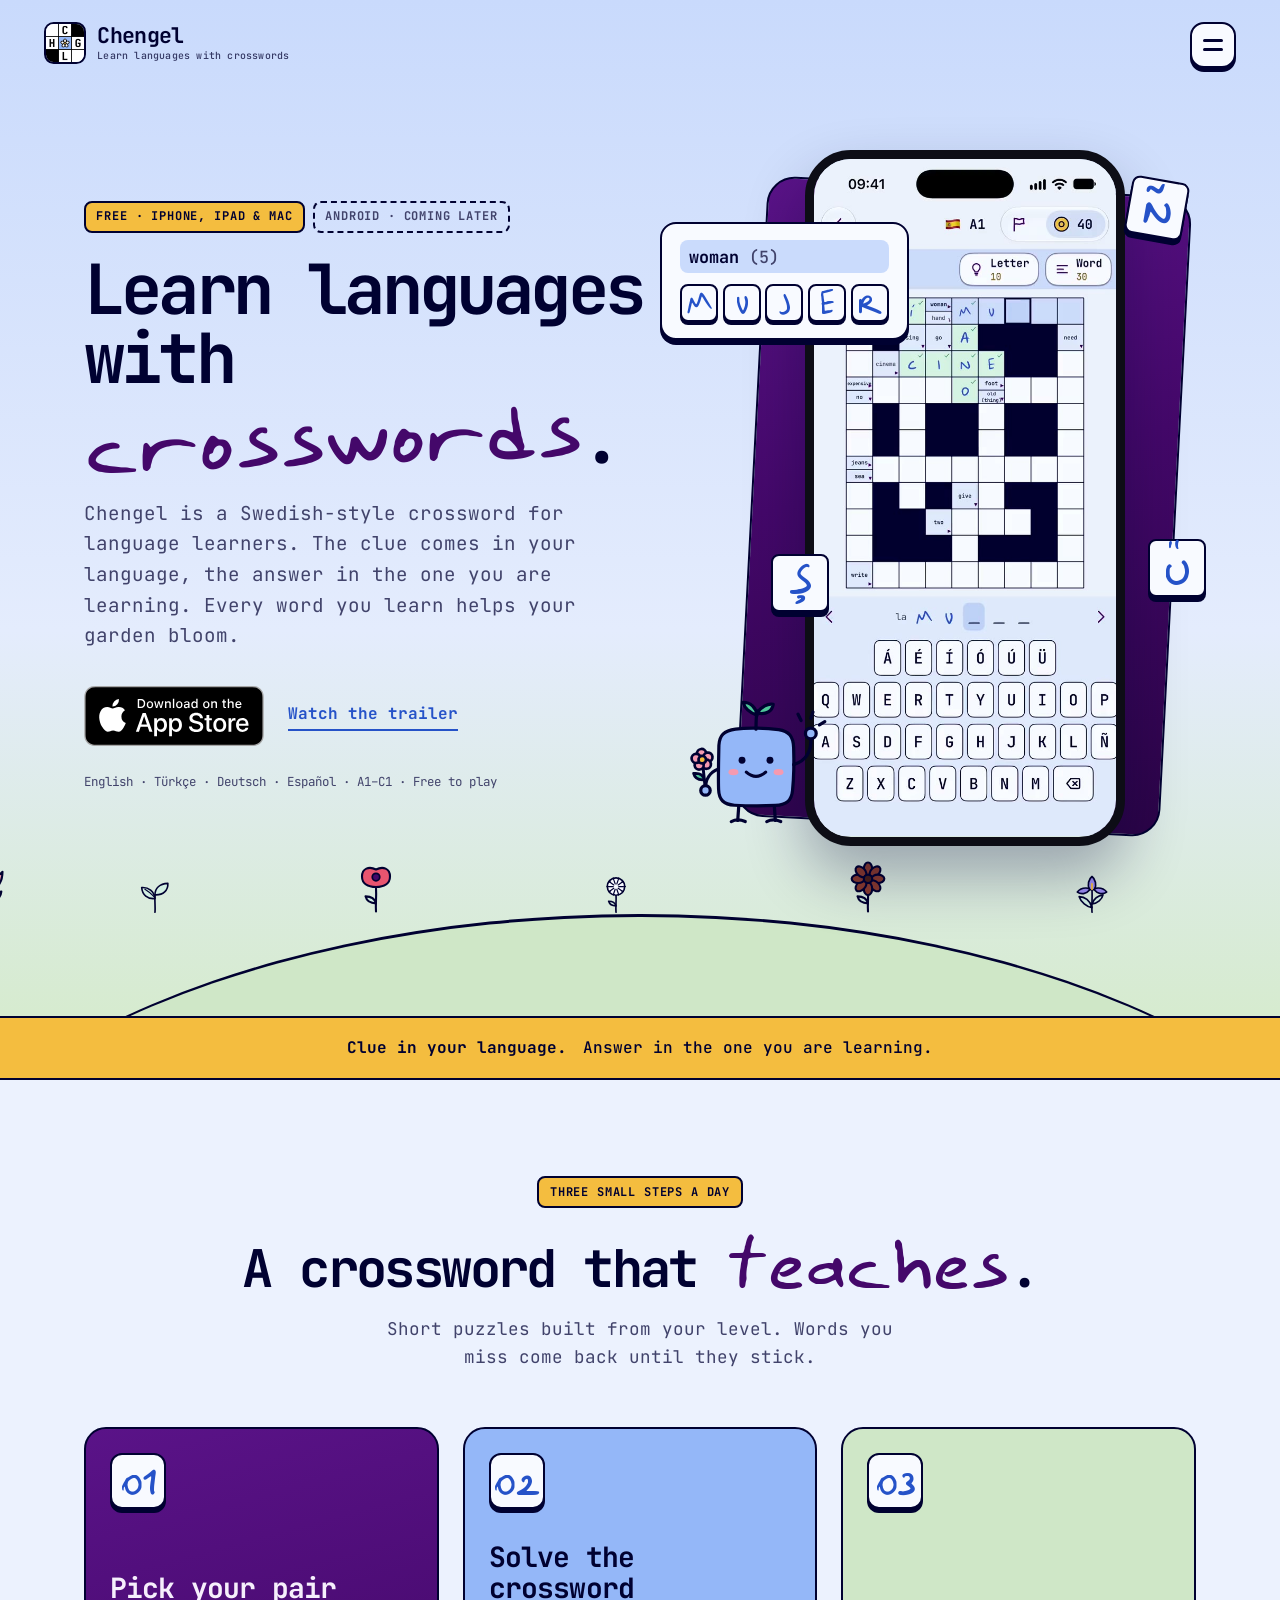
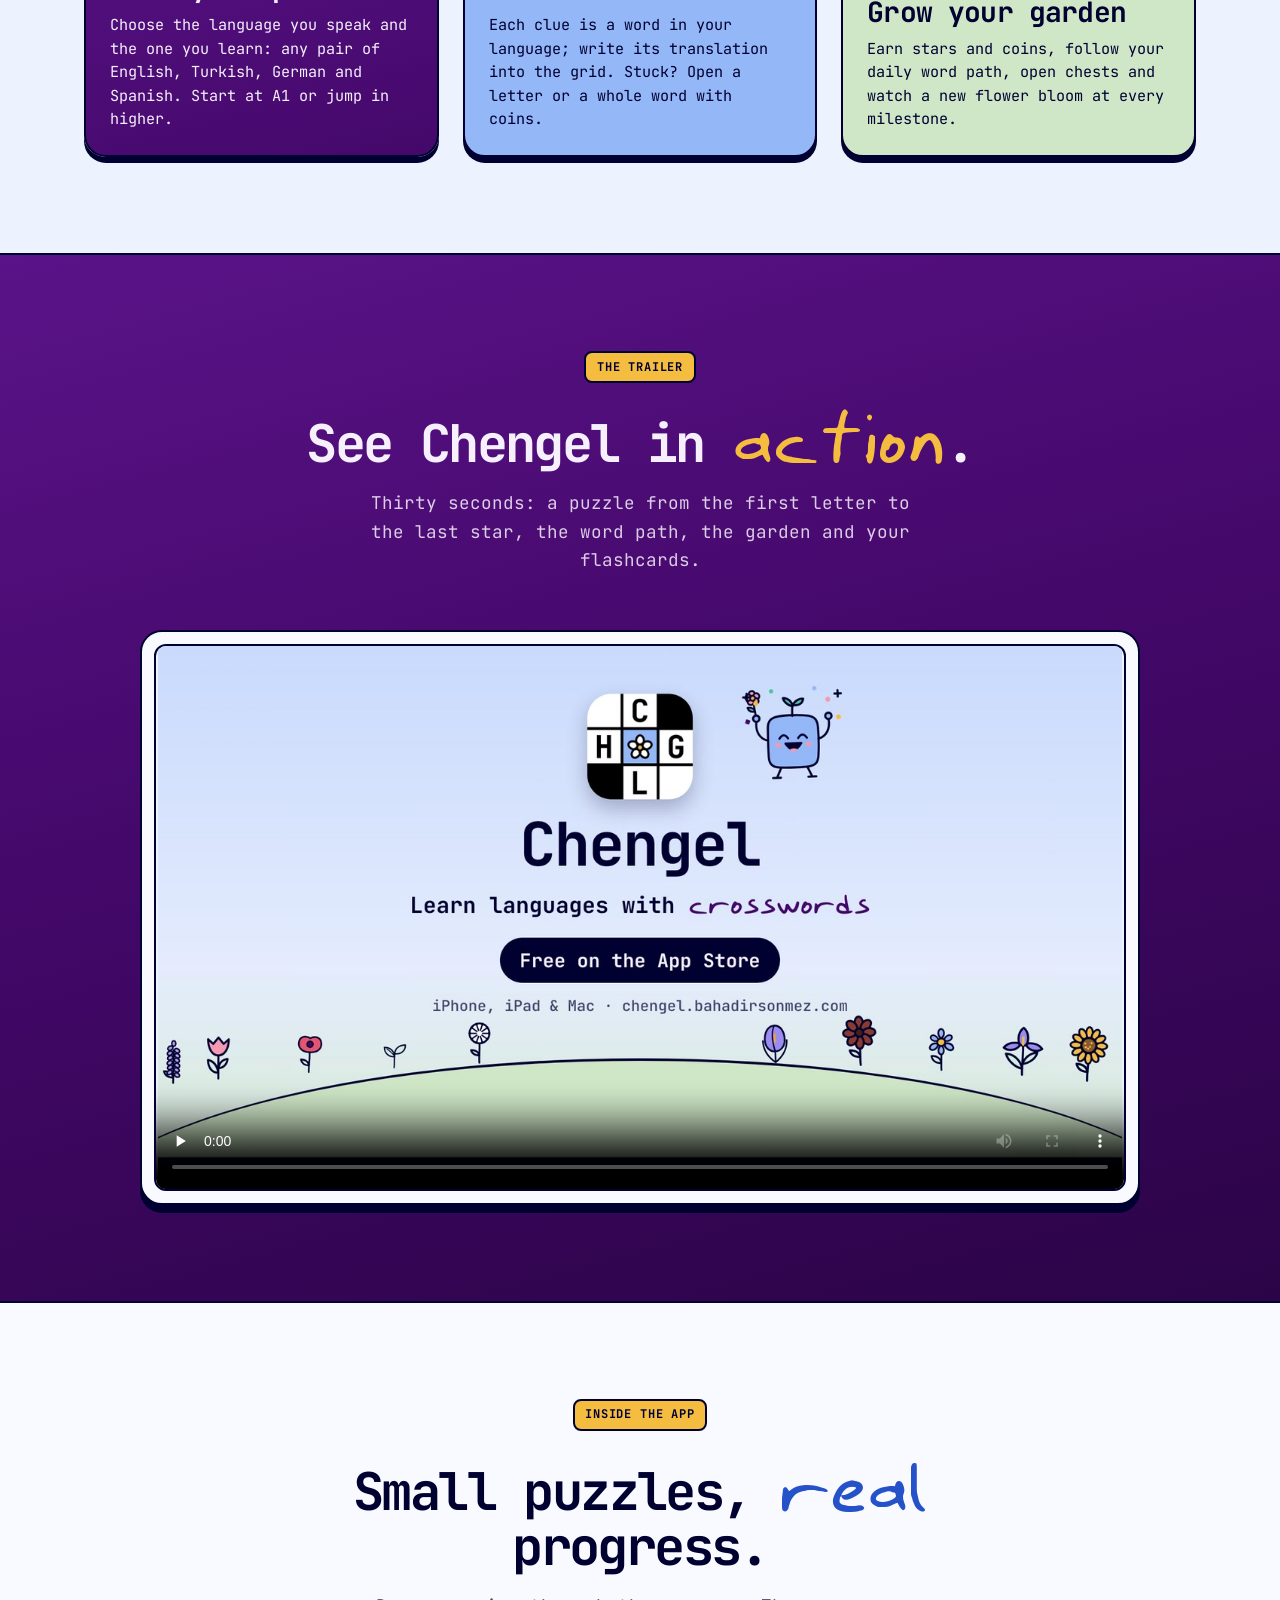
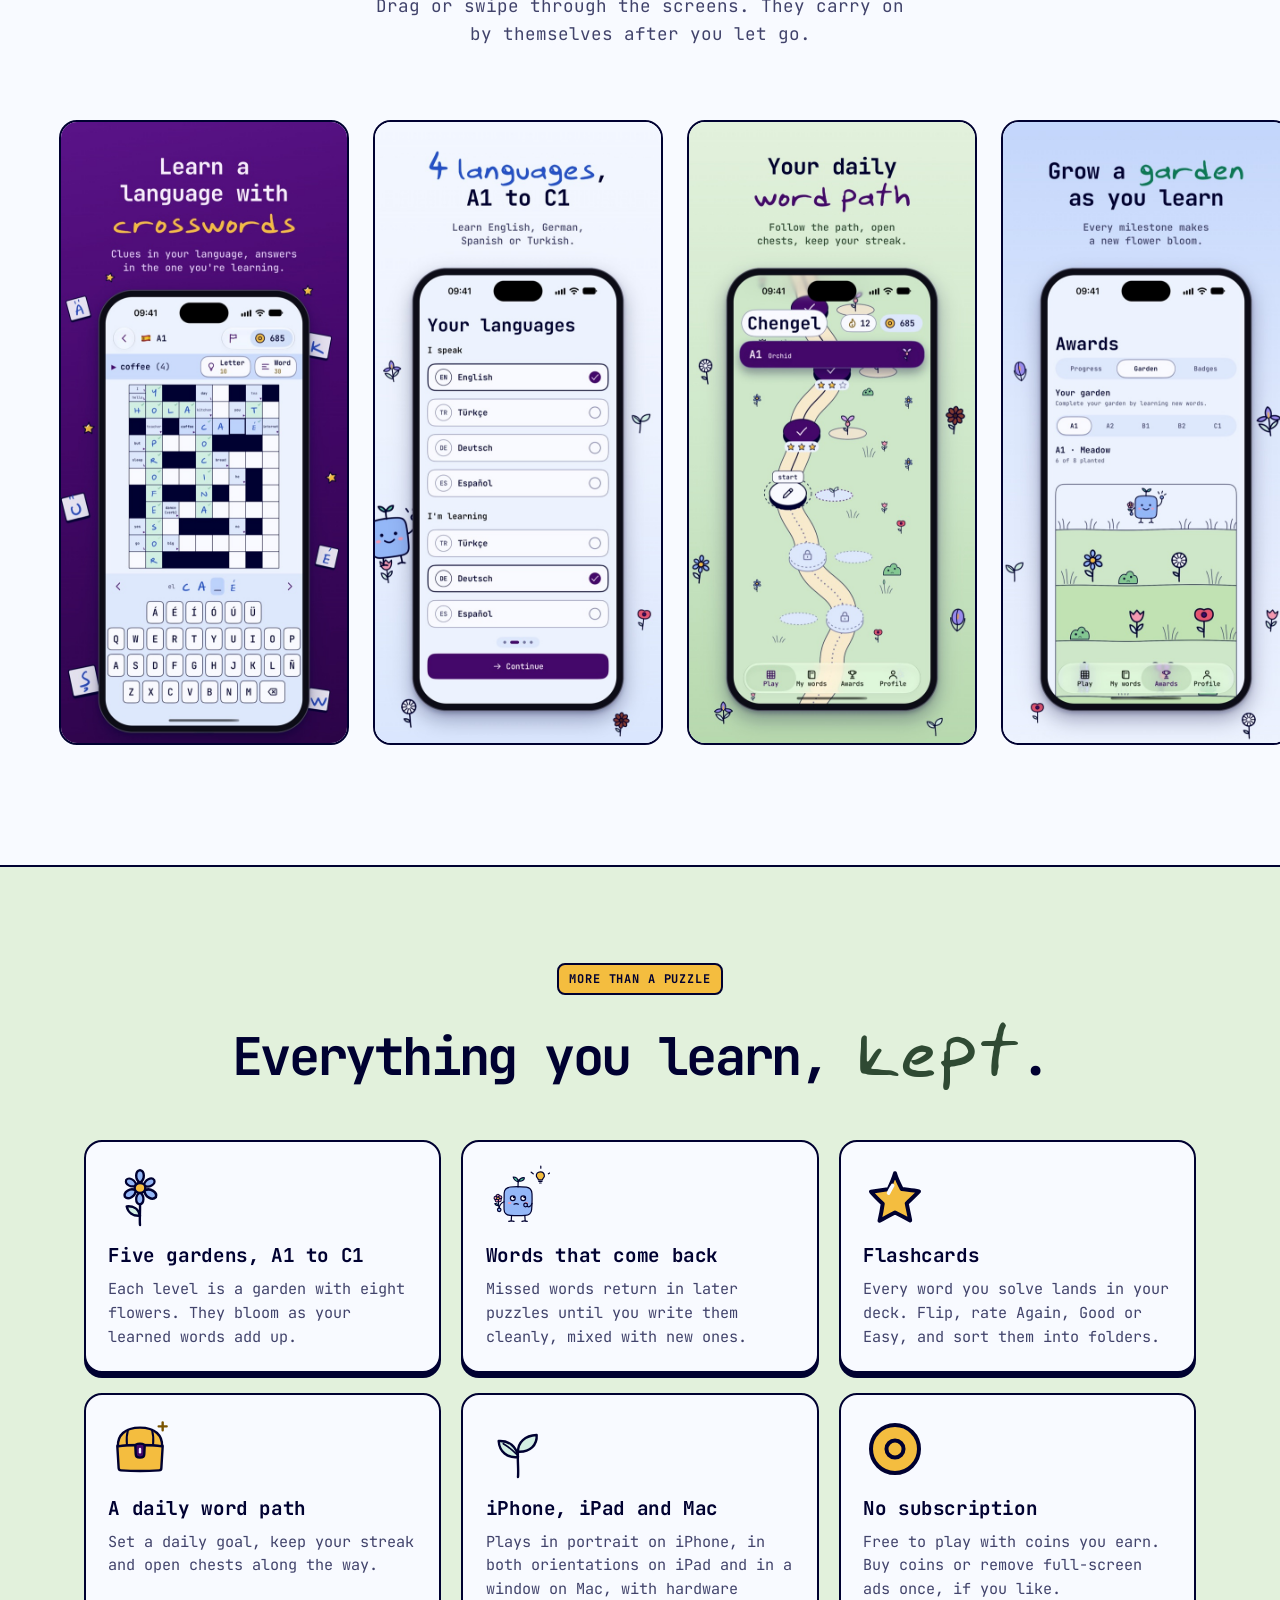
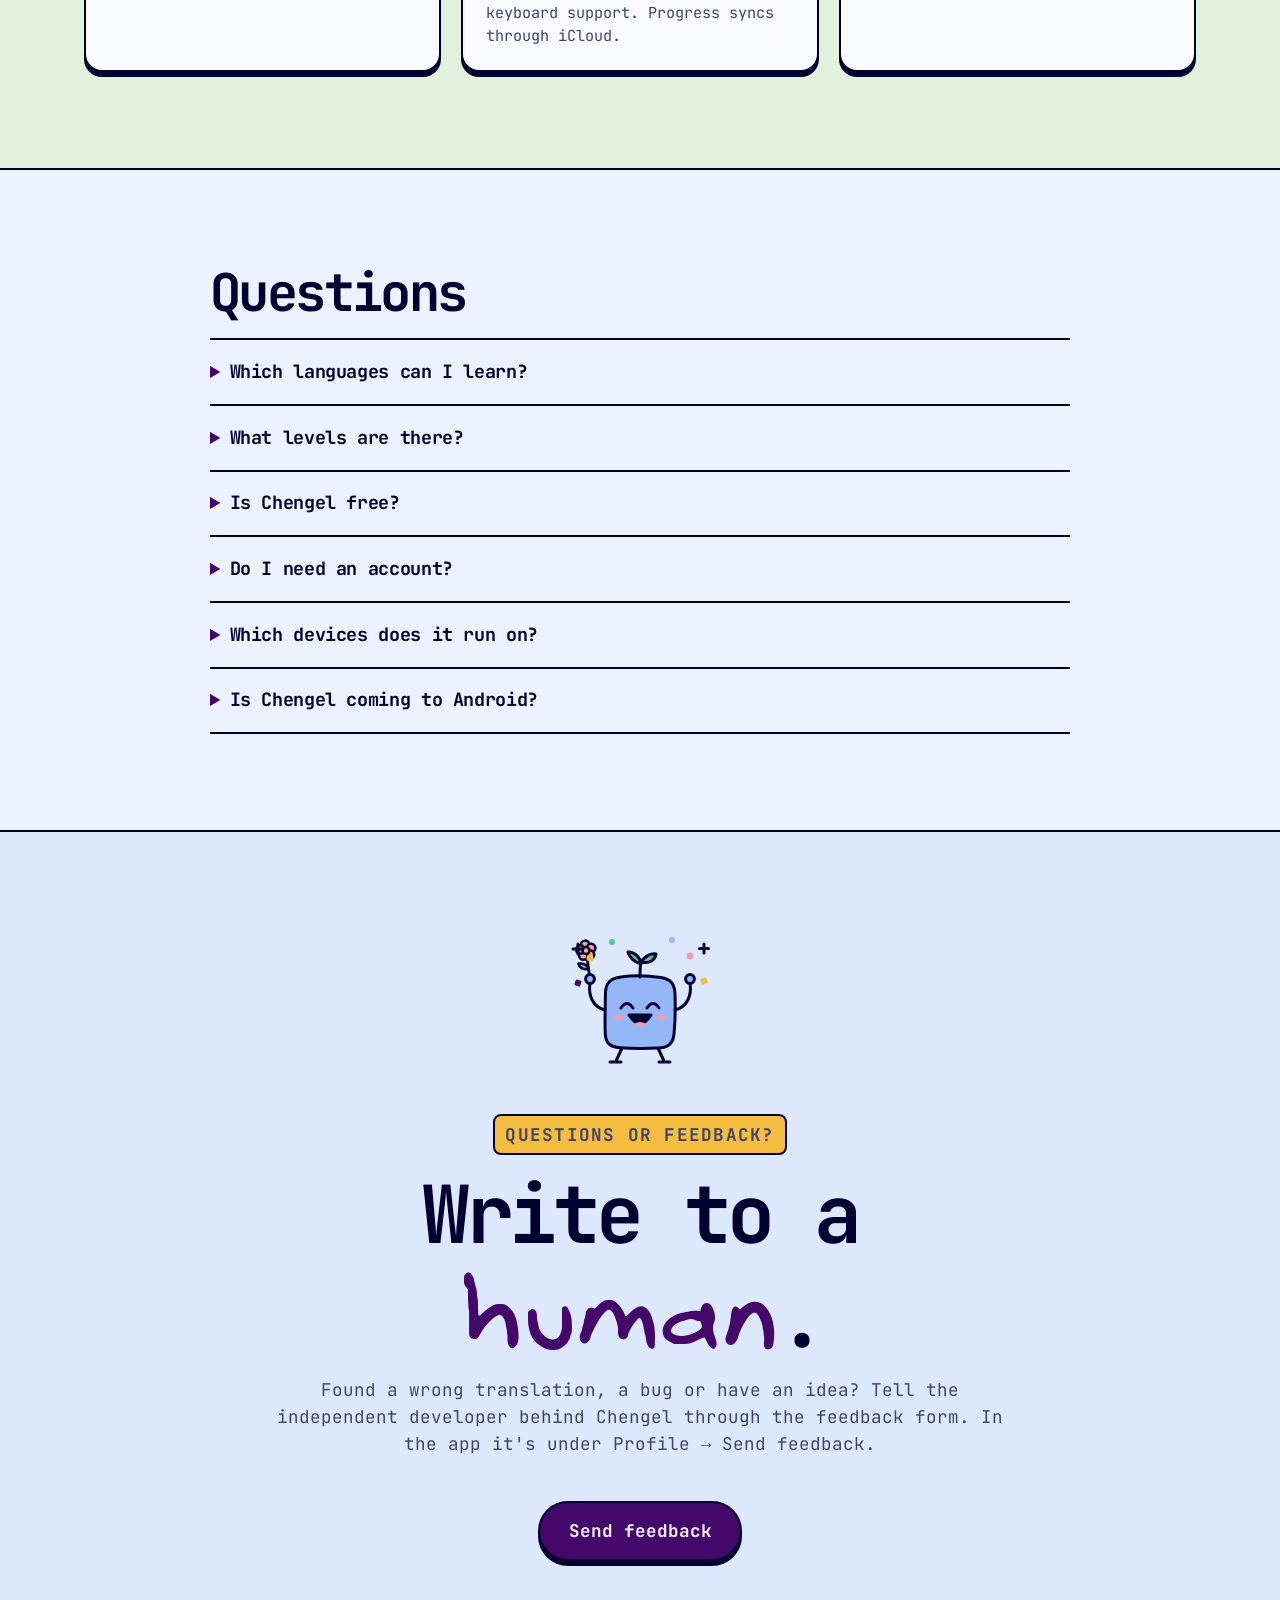
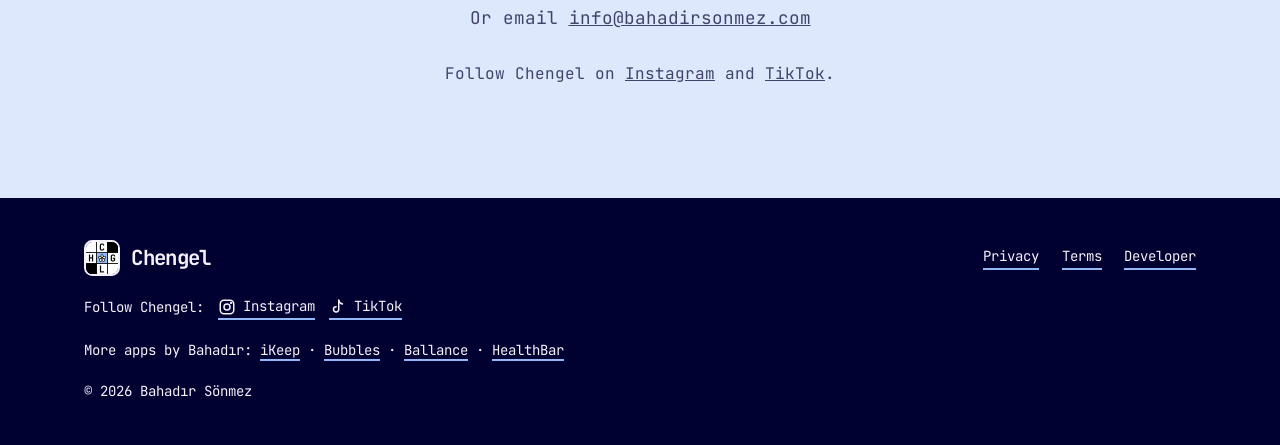
<file: index.html>
<!doctype html>
<html lang="en">
<head>
  <meta charset="utf-8">
  <meta name="viewport" content="width=device-width,initial-scale=1">
  <title>Chengel: Learn Languages with Crossword Puzzles</title>
  <meta name="description" content="Chengel is a crossword for learning vocabulary in English, Turkish, German and Spanish. Clues in your language, answers in the one you are learning, from A1 to C1. Free on iPhone, iPad and Mac.">
  <meta name="theme-color" content="#ecf2fe">
  <meta name="apple-itunes-app" content="app-id=6819309538">
  <meta property="og:title" content="Chengel: Learn Languages with Crossword Puzzles">
  <meta property="og:description" content="Clues in your language, answers in the one you are learning. Crosswords for English, Turkish, German and Spanish, A1 to C1.">
  <meta property="og:type" content="website">
  <meta property="og:url" content="https://chengel.bahadirsonmez.com/">
  <meta property="og:image" content="https://chengel.bahadirsonmez.com/assets/og.jpg">
  <meta property="og:image:width" content="1200">
  <meta property="og:image:height" content="630">
  <meta property="og:image:alt" content="Chengel crossword on iPhone: the clue coffee, the answer CAFÉ in Spanish">
  <meta property="og:site_name" content="Chengel">
  <meta property="og:locale" content="en_US">
  <meta name="twitter:card" content="summary_large_image">
  <meta name="twitter:title" content="Chengel: Learn Languages with Crossword Puzzles">
  <meta name="twitter:description" content="Clues in your language, answers in the one you are learning. English, Turkish, German and Spanish, A1 to C1.">
  <meta name="twitter:image" content="https://chengel.bahadirsonmez.com/assets/og.jpg">
  <meta name="twitter:image:alt" content="Chengel crossword on iPhone: the clue coffee, the answer CAFÉ in Spanish">
  <link rel="canonical" href="https://chengel.bahadirsonmez.com/">
  <link rel="icon" type="image/png" sizes="32x32" href="assets/favicon-32.png">
  <link rel="icon" type="image/png" sizes="16x16" href="assets/favicon-16.png">
  <link rel="apple-touch-icon" sizes="180x180" href="assets/apple-touch-icon.png">
  <link rel="preload" href="assets/fonts/JetBrainsMono-Bold.woff2" as="font" type="font/woff2" crossorigin>
  <link rel="preload" href="assets/fonts/YagmurHand-Regular.woff2" as="font" type="font/woff2" crossorigin>
  <link rel="stylesheet" href="styles.css">
  <script type="application/ld+json">{"@context":"https://schema.org","@type":"SoftwareApplication","name":"Chengel","alternateName":"Chengel - Learn Language","description":"A crossword for learning vocabulary in English, Turkish, German and Spanish, from A1 to C1. Clues in your language, answers in the one you are learning. For iPhone, iPad and Mac.","url":"https://chengel.bahadirsonmez.com/","image":"https://chengel.bahadirsonmez.com/assets/og.jpg","applicationCategory":"EducationalApplication","downloadUrl":"https://apps.apple.com/app/id6819309538","operatingSystem":"iOS 17 or later; iPadOS 17 or later; macOS 14 or later (Apple silicon)","inLanguage":["en","tr","de","es"],"author":{"@type":"Person","name":"Bahadir Sonmez","url":"https://bahadirsonmez.com/"},"offers":{"@type":"Offer","price":"0","priceCurrency":"USD"},"sameAs":["https://instagram.com/chengel.app","https://tiktok.com/@chengel.app"]}</script>
</head>
<body>
  <a class="skip" href="#main">Skip to content</a>
  <header class="nav">
    <a class="brand" href="#top">
      <img src="assets/chengel-icon.png" alt="" width="42" height="42">
      <span>Chengel<small>Learn languages with crosswords</small></span>
    </a>
    <button class="nav-toggle" type="button" aria-expanded="false" aria-controls="site-nav" data-nav-toggle><span class="sr-only">Toggle navigation</span><span></span><span></span></button>
    <nav id="site-nav" aria-label="Primary" data-nav>
      <a href="#how">How it plays</a>
      <a href="#watch">Trailer</a>
      <a href="#gallery">Screens</a>
      <a href="#faq">FAQ</a>
      <a href="#support">Support</a>
      <a class="pill" href="https://apps.apple.com/app/id6819309538">Get Chengel</a>
    </nav>
  </header>

  <main id="main">
    <section class="hero" id="top">
      <div class="hero-copy">
        <div class="kickers">
          <p class="kicker">Free &middot; iPhone, iPad &amp; Mac</p>
          <p class="kicker kicker-soft">Android &middot; coming later</p>
        </div>
        <h1>Learn languages with <span class="nowrap"><em>crosswords</em>.</span></h1>
        <p class="lede">Chengel is a Swedish-style crossword for language learners. The clue comes in your language, the answer in the one you are learning. Every word you learn helps your garden bloom.</p>
        <div class="actions">
          <a class="store-badge" href="https://apps.apple.com/app/id6819309538" aria-label="Download Chengel on the App Store"><img src="assets/download-on-the-app-store-official.svg" alt="Download on the App Store" width="180" height="60"></a>
          <a class="soft-link" href="#watch">Watch the trailer</a>
        </div>
        <p class="meta">English &middot; Türkçe &middot; Deutsch &middot; Español &middot; A1&ndash;C1 &middot; Free to play</p>
      </div>
      <div class="hero-art">
        <div class="clue-card" aria-hidden="true">
          <span class="clue">woman <b>(5)</b></span>
          <span class="answer"><i>M</i><i>U</i><i>J</i><i>E</i><i>R</i></span>
        </div>
        <video class="phone hero-demo" autoplay loop muted playsinline preload="metadata" poster="assets/chengel-demo-poster.jpg" width="590" height="1282" aria-label="Chengel gameplay: filling in Spanish answers to English clues, then finishing the puzzle with three stars and a new flower">
          <source src="assets/chengel-demo.mp4" type="video/mp4">
        </video>
        <img class="cengo" src="assets/illo/cengo-hello.svg" alt="Cengo, Chengel's sprout mascot, waving" width="220" height="220">
        <span class="float-tile t1" aria-hidden="true">Ñ</span>
        <span class="float-tile t2" aria-hidden="true">Ü</span>
        <span class="float-tile t3" aria-hidden="true">Ş</span>
      </div>
      <div class="hill" aria-hidden="true">
        <img src="assets/illo/tulip.svg" alt="" style="left:6%"><img src="assets/illo/sprout.svg" alt="" style="left:17%">
        <img src="assets/illo/poppy.svg" alt="" style="left:31%"><img src="assets/illo/dandelion.svg" alt="" style="left:47%">
        <img src="assets/illo/cosmos.svg" alt="" style="left:63%"><img src="assets/illo/iris.svg" alt="" style="left:78%">
        <img src="assets/illo/sunflower.svg" alt="" style="left:91%">
      </div>
    </section>

    <section class="note">
      <strong>Clue in your language.</strong>
      <span>Answer in the one you are learning.</span>
    </section>

    <section class="section how" id="how">
      <div class="section-title">
        <p class="kicker">Three small steps a day</p>
        <h2>A crossword that <em>teaches</em>.</h2>
        <p>Short puzzles built from your level. Words you miss come back until they stick.</p>
      </div>
      <div class="steps">
        <article>
          <span>01</span>
          <h3>Pick your pair</h3>
          <p>Choose the language you speak and the one you learn: any pair of English, Turkish, German and Spanish. Start at A1 or jump in higher.</p>
        </article>
        <article>
          <span>02</span>
          <h3>Solve the crossword</h3>
          <p>Each clue is a word in your language; write its translation into the grid. Stuck? Open a letter or a whole word with coins.</p>
        </article>
        <article>
          <span>03</span>
          <h3>Grow your garden</h3>
          <p>Earn stars and coins, follow your daily word path, open chests and watch a new flower bloom at every milestone.</p>
        </article>
      </div>
    </section>

    <section class="section watch" id="watch">
      <div class="section-title">
        <p class="kicker">The trailer</p>
        <h2>See Chengel in <em>action</em>.</h2>
        <p>Thirty seconds: a puzzle from the first letter to the last star, the word path, the garden and your flashcards.</p>
      </div>
      <figure class="promo">
        <video controls playsinline preload="none" poster="assets/promo/chengel-promo-poster-v2.jpg" width="1920" height="1080" aria-label="Chengel trailer">
          <source src="assets/promo/chengel-promo-v3.mp4" type="video/mp4">
        </video>
      </figure>
    </section>

    <section class="section gallery" id="gallery">
      <div class="section-title">
        <p class="kicker">Inside the app</p>
        <h2>Small puzzles, <em>real</em> progress.</h2>
        <p>Drag or swipe through the screens. They carry on by themselves after you let go.</p>
      </div>
      <div class="carousel" data-carousel aria-label="Chengel iPhone screenshots" tabindex="0">
        <div class="carousel-track">
          <figure><img src="assets/screens/01-crosswords.jpg" alt="Learn a language with crosswords: clues in your language, answers in the one you are learning" loading="lazy" decoding="async" width="640" height="1390"></figure>
          <figure><img src="assets/screens/02-languages.jpg" alt="Four languages, A1 to C1: English, German, Spanish or Turkish" loading="lazy" decoding="async" width="640" height="1390"></figure>
          <figure><img src="assets/screens/03-path.jpg" alt="Your daily word path: follow the path, open chests, keep your streak" loading="lazy" decoding="async" width="640" height="1390"></figure>
          <figure><img src="assets/screens/04-garden.jpg" alt="Grow a garden as you learn: every milestone makes a new flower bloom" loading="lazy" decoding="async" width="640" height="1390"></figure>
          <figure><img src="assets/screens/05-cards.jpg" alt="Review with flashcards: every word you solve lands in your deck" loading="lazy" decoding="async" width="640" height="1390"></figure>
          <figure><img src="assets/screens/06-stars.jpg" alt="Earn stars and coins: short puzzles, real progress, every day" loading="lazy" decoding="async" width="640" height="1390"></figure>
        </div>
      </div>
    </section>

    <section class="section features" id="features">
      <div class="section-title">
        <p class="kicker">More than a puzzle</p>
        <h2>Everything you learn, <em>kept</em>.</h2>
      </div>
      <div class="feature-grid">
        <article><img src="assets/illo/flower.svg" alt="" width="64" height="64"><h3>Five gardens, A1 to C1</h3><p>Each level is a garden with eight flowers. They bloom as your learned words add up.</p></article>
        <article><img src="assets/illo/cengo-think.svg" alt="" width="64" height="64"><h3>Words that come back</h3><p>Missed words return in later puzzles until you write them cleanly, mixed with new ones.</p></article>
        <article><img src="assets/illo/star-on.svg" alt="" width="64" height="64"><h3>Flashcards</h3><p>Every word you solve lands in your deck. Flip, rate Again, Good or Easy, and sort them into folders.</p></article>
        <article><img src="assets/illo/chest.svg" alt="" width="64" height="64"><h3>A daily word path</h3><p>Set a daily goal, keep your streak and open chests along the way.</p></article>
        <article><img src="assets/illo/sprout.svg" alt="" width="64" height="64"><h3>iPhone, iPad and Mac</h3><p>Plays in portrait on iPhone, in both orientations on iPad and in a window on Mac, with hardware keyboard support. Progress syncs through iCloud.</p></article>
        <article><img src="assets/illo/coin.svg" alt="" width="64" height="64"><h3>No subscription</h3><p>Free to play with coins you earn. Buy coins or remove full-screen ads once, if you like.</p></article>
      </div>
    </section>

    <section class="section faq-wrap" id="faq">
      <div class="faq">
        <h2>Questions</h2>
        <details>
          <summary>Which languages can I learn?</summary>
          <p>English, Turkish, German and Spanish, in any direction: the clues come in the language you speak, the answers in the one you learn. The app itself is available in the same four languages.</p>
        </details>
        <details>
          <summary>What levels are there?</summary>
          <p>Five, from A1 (beginner) to C1 (advanced). Every puzzle is built fresh from your level, so you never run out.</p>
        </details>
        <details>
          <summary>Is Chengel free?</summary>
          <p>Yes. You earn coins by playing and can spend them to open a letter or a word. Optional purchases add coins or remove full-screen ads; there is no subscription.</p>
        </details>
        <details>
          <summary>Do I need an account?</summary>
          <p>No. Your progress stays on your device and, if you use iCloud, syncs through your own iCloud storage. See the <a href="privacy.html">privacy policy</a> for details.</p>
        </details>
        <details id="launch">
          <summary>Which devices does it run on?</summary>
          <p>iPhone and iPad with iOS 17 or later, and Macs with Apple silicon (M1 or later) on macOS 14 or later. <a href="https://apps.apple.com/app/id6819309538">Get Chengel on the App Store</a>.</p>
        </details>
        <details id="android">
          <summary>Is Chengel coming to Android?</summary>
          <p>Yes, an Android version is planned. It is not ready yet.</p>
        </details>
      </div>
    </section>

    <section class="section support" id="support">
      <img class="support-cengo" src="assets/illo/cengo-cheer.svg" alt="" width="180" height="180">
      <div>
        <p class="kicker">Questions or feedback?</p>
        <h2>Write to a <em>human</em>.</h2>
        <p>Found a wrong translation, a bug or have an idea? Tell the independent developer behind Chengel through the feedback form. In the app it's under Profile &rarr; Send feedback.</p>
      </div>
      <a class="button" href="https://docs.google.com/forms/d/e/1FAIpQLSek52fSBzLbKG_gXy4iv1lqBkeE_IMi7QcyBPO9oH0AY_mvDQ/viewform">Send feedback</a>
      <p>Or email <a href="mailto:info@bahadirsonmez.com?subject=Chengel%20Support">info@bahadirsonmez.com</a></p>
      <p class="support-follow">Follow Chengel on <a href="https://instagram.com/chengel.app" target="_blank" rel="noopener" aria-label="Chengel on Instagram (opens in a new tab)">Instagram</a> and <a href="https://tiktok.com/@chengel.app" target="_blank" rel="noopener" aria-label="Chengel on TikTok (opens in a new tab)">TikTok</a>.</p>
    </section>
  </main>

  <footer>
    <a class="brand" href="#top">
      <img src="assets/chengel-icon.png" alt="" width="36" height="36">
      <span>Chengel</span>
    </a>
    <div>
      <a href="privacy.html">Privacy</a>
      <a href="terms.html">Terms</a>
      <a href="https://bahadirsonmez.com">Developer</a>
    </div>
    <p class="follow">Follow Chengel: <a href="https://instagram.com/chengel.app" target="_blank" rel="noopener" aria-label="Chengel on Instagram (opens in a new tab)"><svg viewBox="0 0 24 24" width="18" height="18" fill="none" stroke="currentColor" stroke-width="2" stroke-linecap="round" stroke-linejoin="round" aria-hidden="true" focusable="false"><rect x="3" y="3" width="18" height="18" rx="5"/><circle cx="12" cy="12" r="4"/><circle cx="17.5" cy="6.5" r=".6" fill="currentColor"/></svg><span>Instagram</span></a> <a href="https://tiktok.com/@chengel.app" target="_blank" rel="noopener" aria-label="Chengel on TikTok (opens in a new tab)"><svg viewBox="0 0 24 24" width="18" height="18" fill="none" stroke="currentColor" stroke-width="2" stroke-linecap="round" stroke-linejoin="round" aria-hidden="true" focusable="false"><path d="M13 3v12a3.5 3.5 0 1 1-3.5-3.5"/><path d="M13 3c.4 2.6 2.4 4.6 5 5"/></svg><span>TikTok</span></a></p>
    <p class="more-apps">More apps by Bahadır: <a href="https://ikeep.bahadirsonmez.com/">iKeep</a> &middot; <a href="https://bubbles.bahadirsonmez.com/">Bubbles</a> &middot; <a href="https://ballance.bahadirsonmez.com/">Ballance</a> &middot; <a href="https://healthbar.bahadirsonmez.com/">HealthBar</a></p>
    <p>&copy; <span data-year>2026</span> Bahadır Sönmez</p>
  </footer>
  <script src="script.js" defer></script>
<!-- Cloudflare Web Analytics -->
<script type="module" src="https://static.cloudflareinsights.com/beacon.min.js" data-cf-beacon='{"token":"690d9a399c1b4b629d5d754743bf1937"}'>
</script>
<!-- End Cloudflare Web Analytics -->
</body>
</html>
</file>
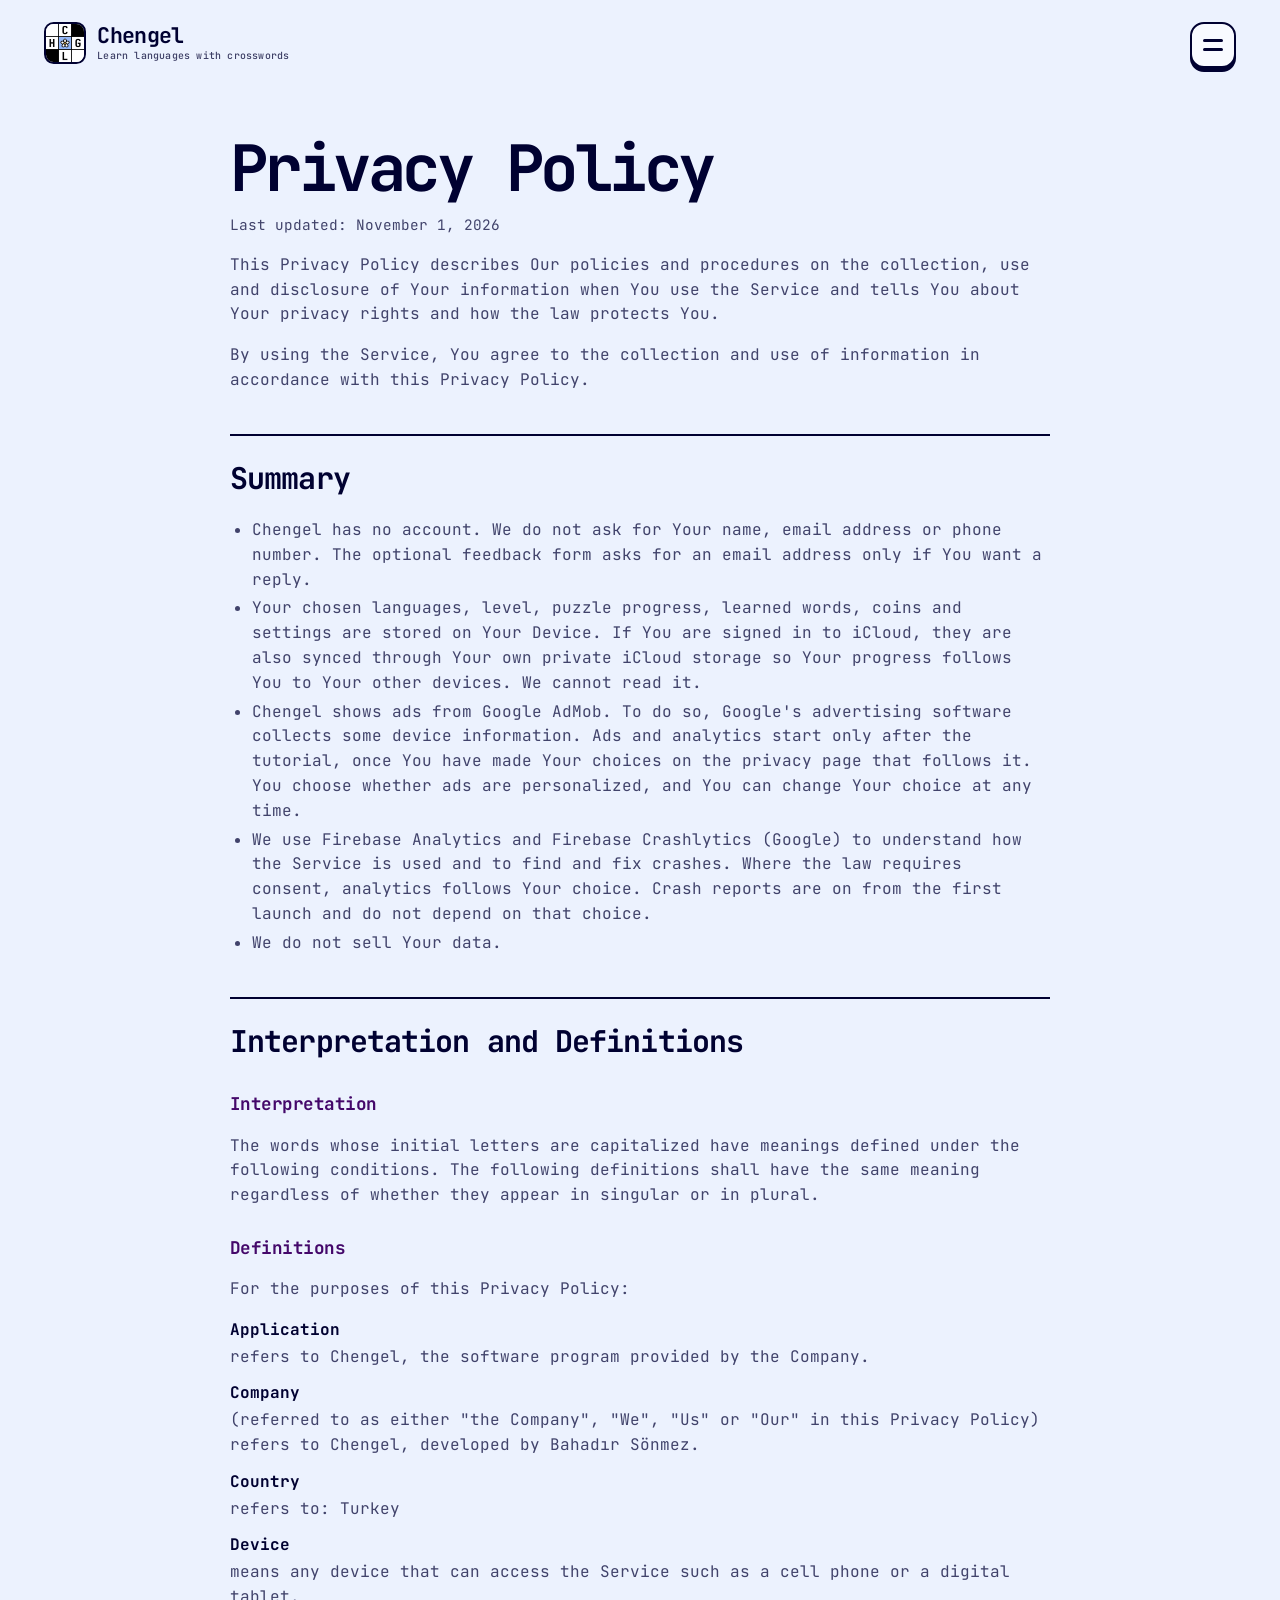
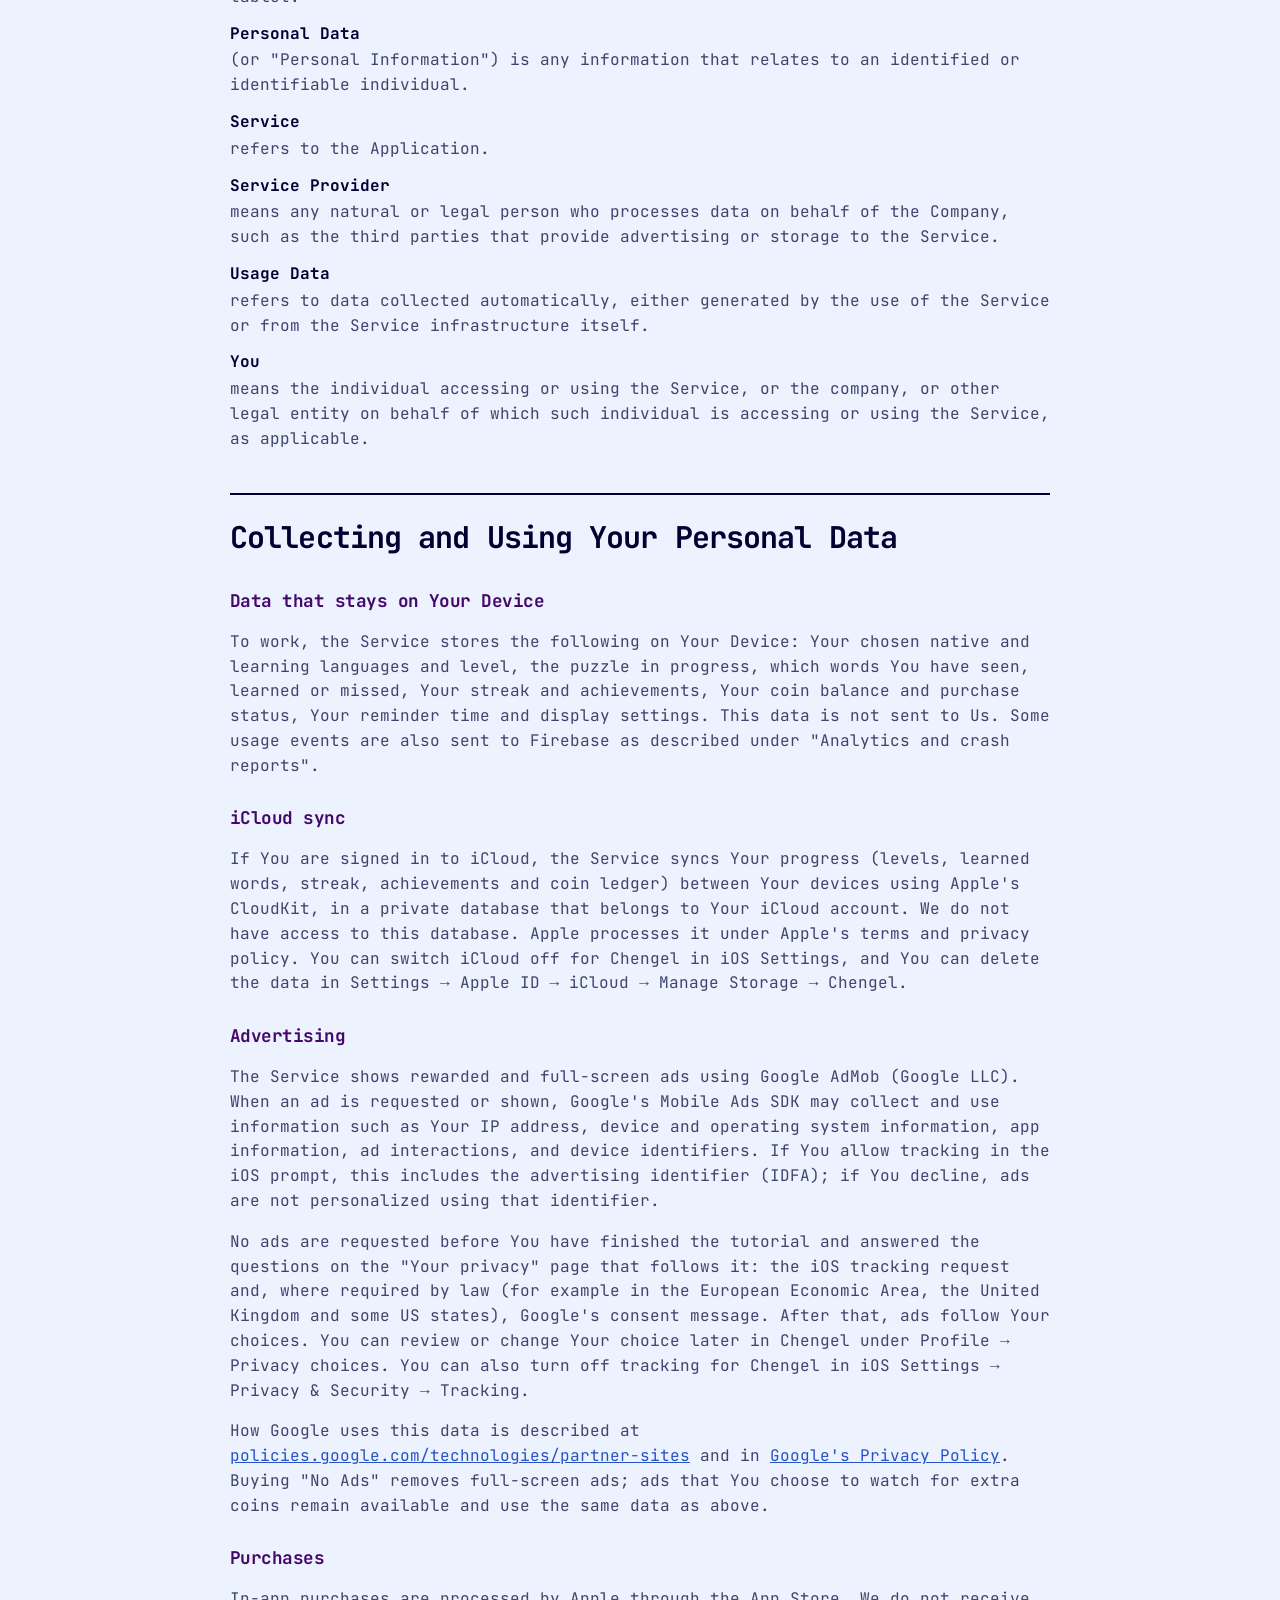
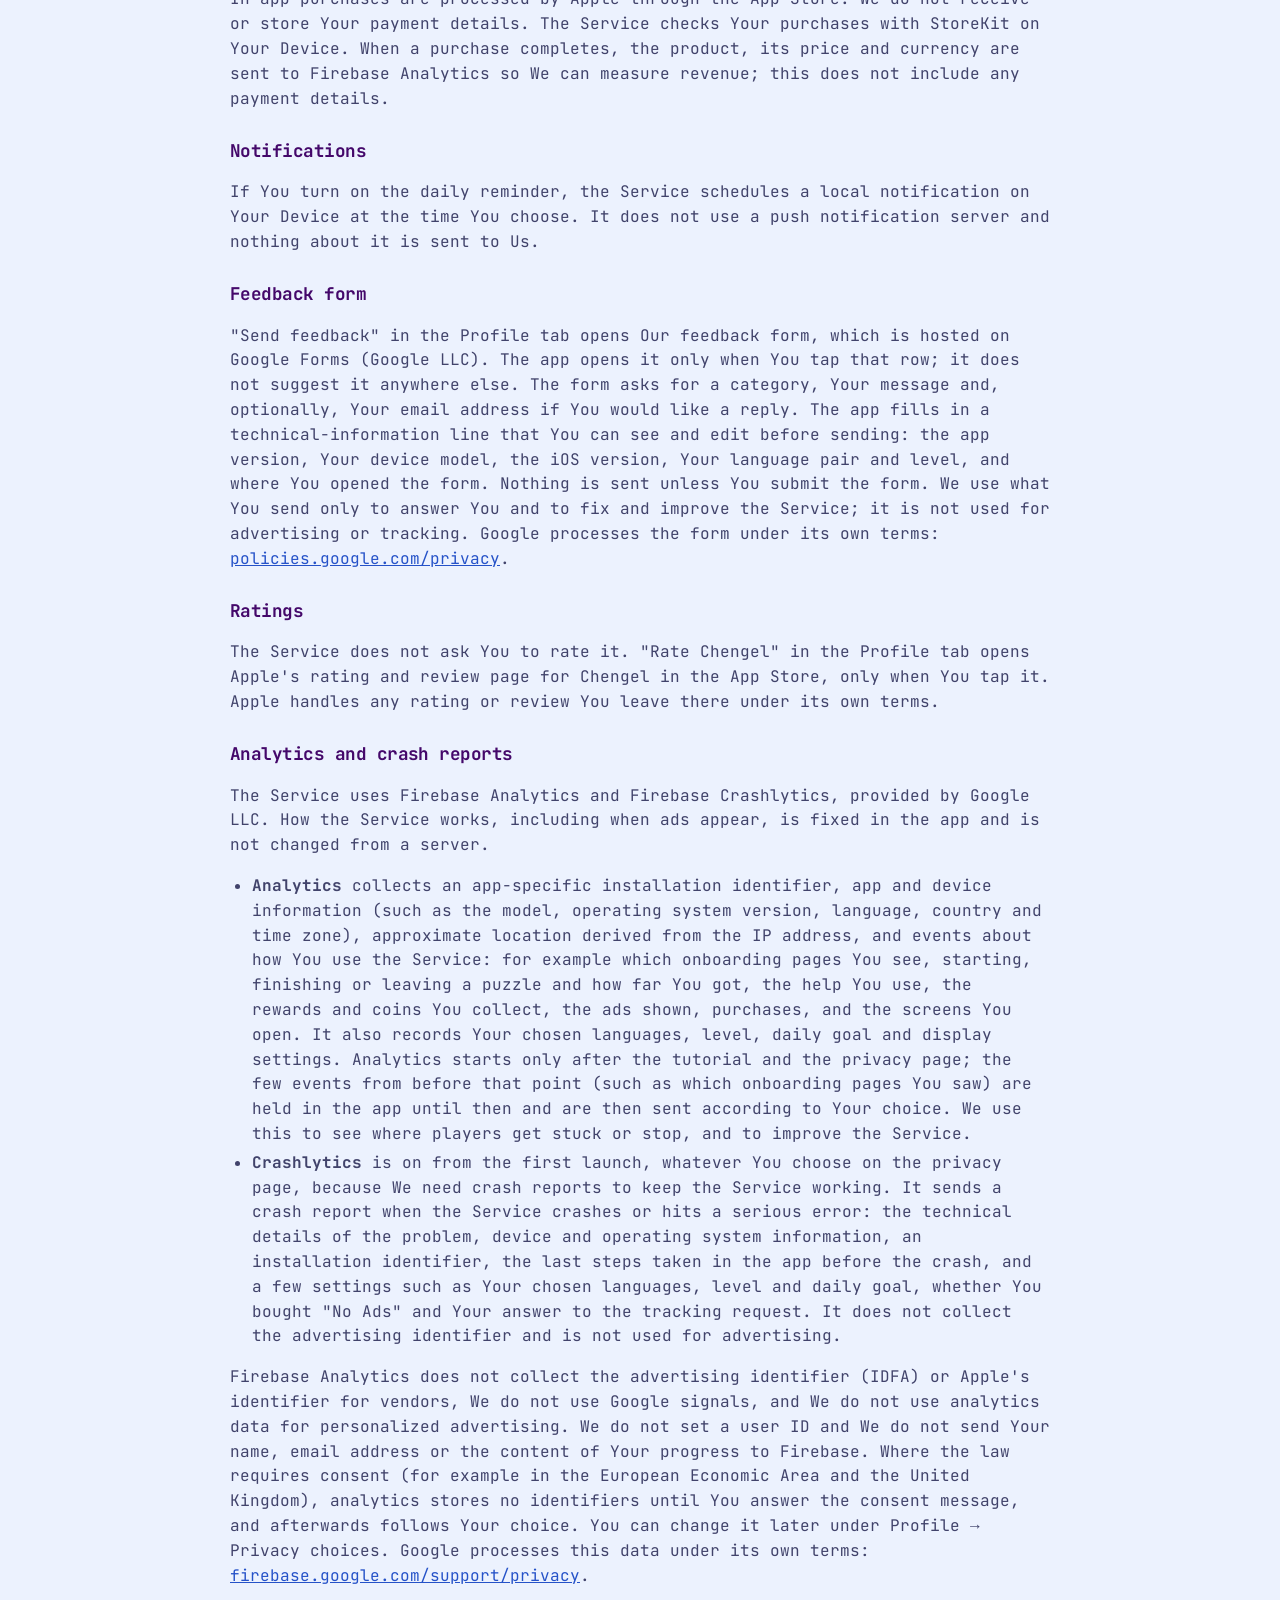
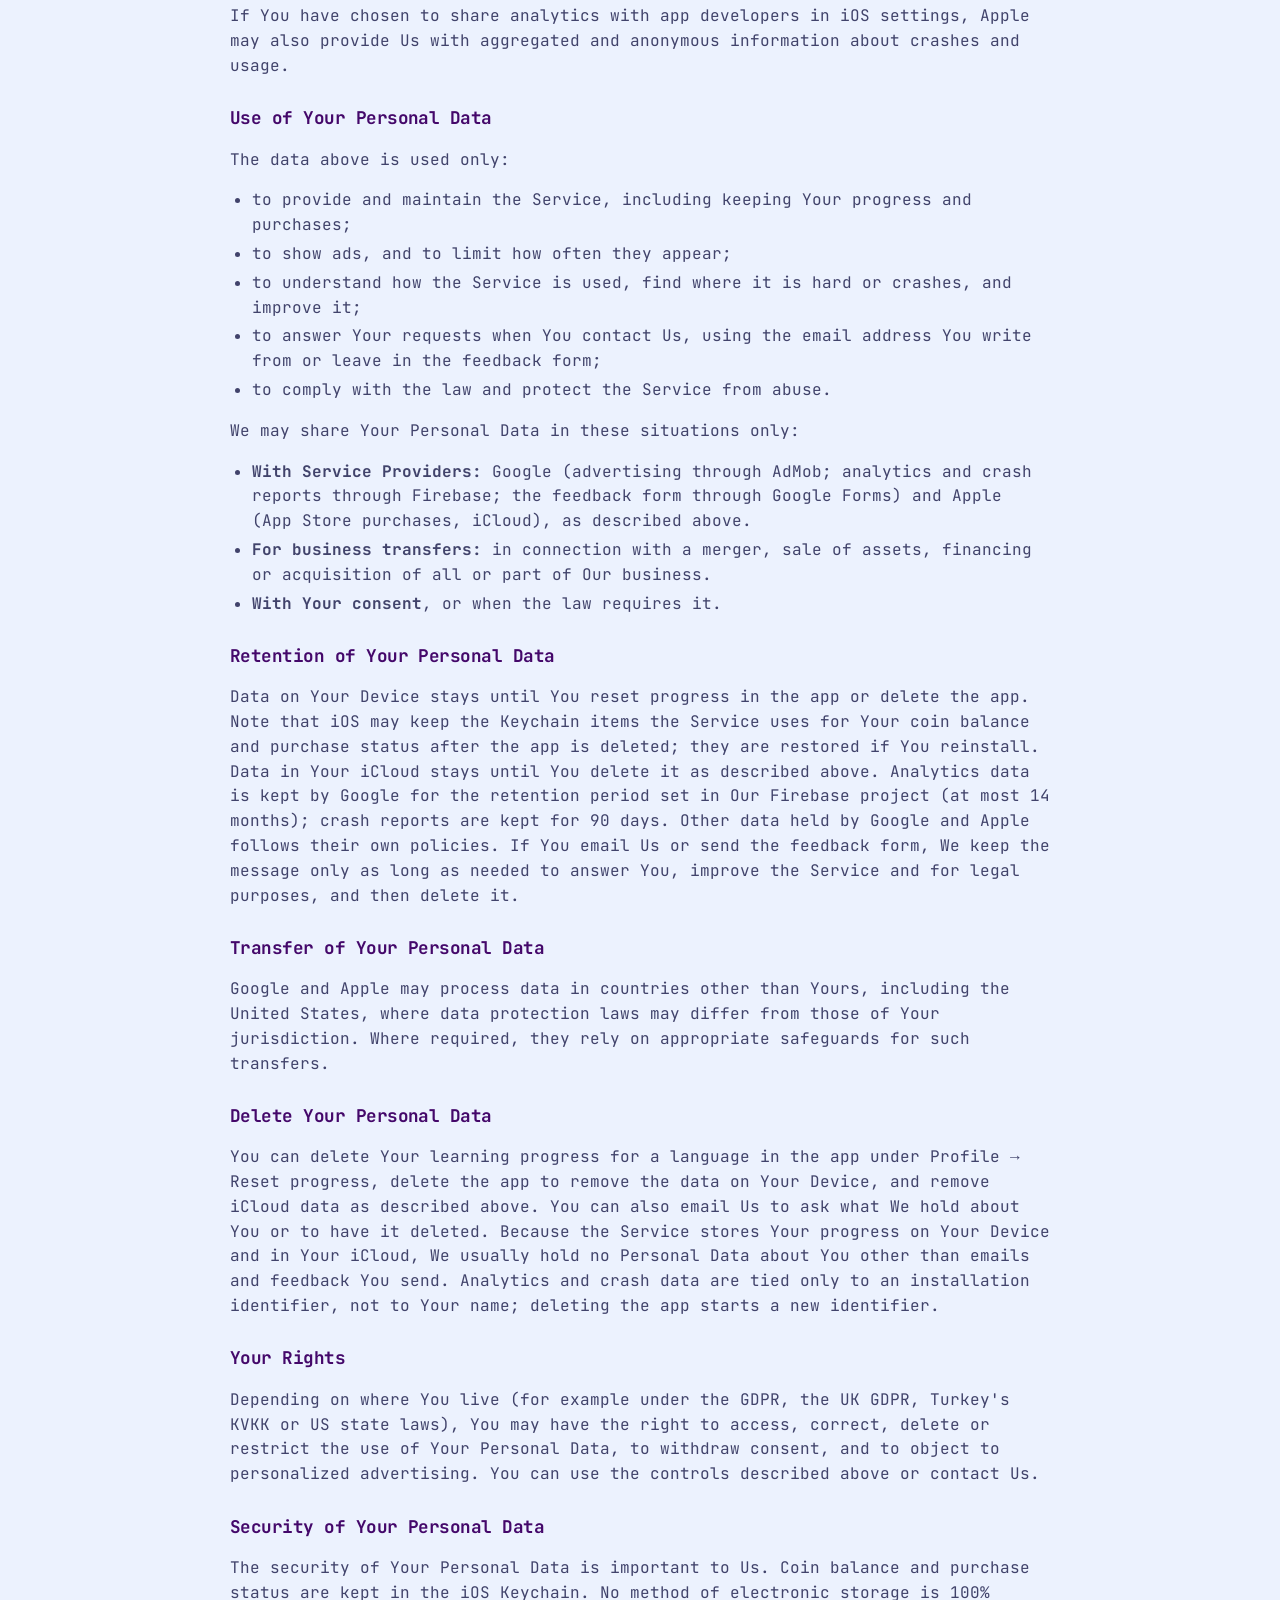
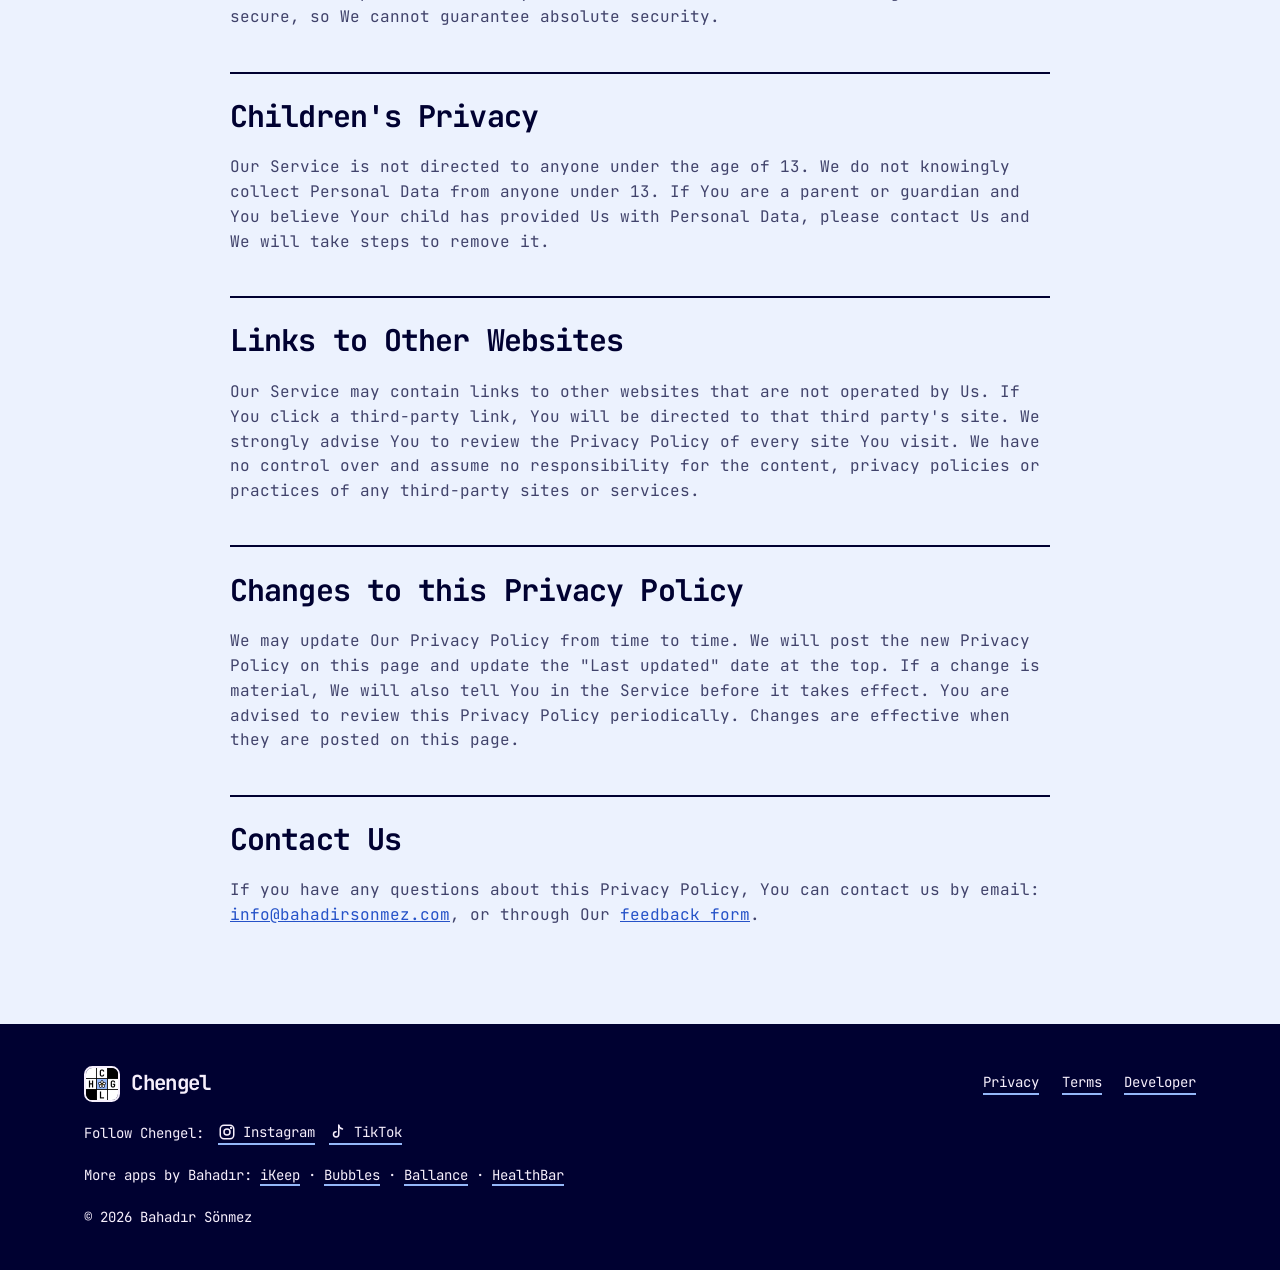
<file: privacy.html>
<!doctype html>
<html lang="en">
<head>
  <meta charset="utf-8">
  <meta name="viewport" content="width=device-width,initial-scale=1">
  <title>Privacy Policy &mdash; Chengel</title>
  <meta name="description" content="How Chengel handles your data: no account, progress stored on your device and in your own iCloud, Firebase analytics and crash reports, and Google AdMob ads with your consent.">
  <meta name="robots" content="index,follow">
  <meta name="theme-color" content="#ecf2fe">
  <link rel="canonical" href="https://chengel.bahadirsonmez.com/privacy.html">
  <link rel="icon" type="image/png" sizes="32x32" href="assets/favicon-32.png">
  <link rel="icon" type="image/png" sizes="16x16" href="assets/favicon-16.png">
  <link rel="stylesheet" href="styles.css">
</head>
<body>
  <a class="skip" href="#main">Skip to content</a>
  <header class="nav">
    <a class="brand" href="/">
      <img src="assets/chengel-icon.png" alt="" width="42" height="42">
      <span>Chengel<small>Learn languages with crosswords</small></span>
    </a>
    <button class="nav-toggle" type="button" aria-expanded="false" aria-controls="site-nav" data-nav-toggle><span class="sr-only">Toggle navigation</span><span></span><span></span></button>
    <nav id="site-nav" aria-label="Primary" data-nav>
      <a href="/">Chengel</a>
      <a href="/#faq">FAQ</a>
      <a href="/#support">Support</a>
      <a href="privacy.html">Privacy</a>
      <a href="terms.html">Terms</a>
    </nav>
  </header>

  <main class="page" id="main"><article class="prose">
    <h1>Privacy Policy</h1>
    <p class="updated">Last updated: November 1, 2026</p>

    <p>This Privacy Policy describes Our policies and procedures on the collection, use and disclosure of Your information when You use the Service and tells You about Your privacy rights and how the law protects You.</p>
    <p>By using the Service, You agree to the collection and use of information in accordance with this Privacy Policy.</p>

    <h2>Summary</h2>
    <ul>
      <li>Chengel has no account. We do not ask for Your name, email address or phone number. The optional feedback form asks for an email address only if You want a reply.</li>
      <li>Your chosen languages, level, puzzle progress, learned words, coins and settings are stored on Your Device. If You are signed in to iCloud, they are also synced through Your own private iCloud storage so Your progress follows You to Your other devices. We cannot read it.</li>
      <li>Chengel shows ads from Google AdMob. To do so, Google's advertising software collects some device information. Ads and analytics start only after the tutorial, once You have made Your choices on the privacy page that follows it. You choose whether ads are personalized, and You can change Your choice at any time.</li>
      <li>We use Firebase Analytics and Firebase Crashlytics (Google) to understand how the Service is used and to find and fix crashes. Where the law requires consent, analytics follows Your choice. Crash reports are on from the first launch and do not depend on that choice.</li>
      <li>We do not sell Your data.</li>
    </ul>

    <h2>Interpretation and Definitions</h2>
    <h3>Interpretation</h3>
    <p>The words whose initial letters are capitalized have meanings defined under the following conditions. The following definitions shall have the same meaning regardless of whether they appear in singular or in plural.</p>
    <h3>Definitions</h3>
    <p>For the purposes of this Privacy Policy:</p>
    <dl>
      <dt>Application</dt><dd>refers to Chengel, the software program provided by the Company.</dd>
      <dt>Company</dt><dd>(referred to as either "the Company", "We", "Us" or "Our" in this Privacy Policy) refers to Chengel, developed by Bahadır Sönmez.</dd>
      <dt>Country</dt><dd>refers to: Turkey</dd>
      <dt>Device</dt><dd>means any device that can access the Service such as a cell phone or a digital tablet.</dd>
      <dt>Personal Data</dt><dd>(or "Personal Information") is any information that relates to an identified or identifiable individual.</dd>
      <dt>Service</dt><dd>refers to the Application.</dd>
      <dt>Service Provider</dt><dd>means any natural or legal person who processes data on behalf of the Company, such as the third parties that provide advertising or storage to the Service.</dd>
      <dt>Usage Data</dt><dd>refers to data collected automatically, either generated by the use of the Service or from the Service infrastructure itself.</dd>
      <dt>You</dt><dd>means the individual accessing or using the Service, or the company, or other legal entity on behalf of which such individual is accessing or using the Service, as applicable.</dd>
    </dl>

    <h2>Collecting and Using Your Personal Data</h2>
    <h3>Data that stays on Your Device</h3>
    <p>To work, the Service stores the following on Your Device: Your chosen native and learning languages and level, the puzzle in progress, which words You have seen, learned or missed, Your streak and achievements, Your coin balance and purchase status, Your reminder time and display settings. This data is not sent to Us. Some usage events are also sent to Firebase as described under "Analytics and crash reports".</p>
    <h3>iCloud sync</h3>
    <p>If You are signed in to iCloud, the Service syncs Your progress (levels, learned words, streak, achievements and coin ledger) between Your devices using Apple's CloudKit, in a private database that belongs to Your iCloud account. We do not have access to this database. Apple processes it under Apple's terms and privacy policy. You can switch iCloud off for Chengel in iOS Settings, and You can delete the data in Settings &rarr; Apple ID &rarr; iCloud &rarr; Manage Storage &rarr; Chengel.</p>
    <h3>Advertising</h3>
    <p>The Service shows rewarded and full-screen ads using Google AdMob (Google LLC). When an ad is requested or shown, Google's Mobile Ads SDK may collect and use information such as Your IP address, device and operating system information, app information, ad interactions, and device identifiers. If You allow tracking in the iOS prompt, this includes the advertising identifier (IDFA); if You decline, ads are not personalized using that identifier.</p>
    <p>No ads are requested before You have finished the tutorial and answered the questions on the "Your privacy" page that follows it: the iOS tracking request and, where required by law (for example in the European Economic Area, the United Kingdom and some US states), Google's consent message. After that, ads follow Your choices. You can review or change Your choice later in Chengel under Profile &rarr; Privacy choices. You can also turn off tracking for Chengel in iOS Settings &rarr; Privacy &amp; Security &rarr; Tracking.</p>
    <p>How Google uses this data is described at <a href="https://policies.google.com/technologies/partner-sites">policies.google.com/technologies/partner-sites</a> and in <a href="https://policies.google.com/privacy">Google's Privacy Policy</a>. Buying "No Ads" removes full-screen ads; ads that You choose to watch for extra coins remain available and use the same data as above.</p>
    <h3>Purchases</h3>
    <p>In-app purchases are processed by Apple through the App Store. We do not receive or store Your payment details. The Service checks Your purchases with StoreKit on Your Device. When a purchase completes, the product, its price and currency are sent to Firebase Analytics so We can measure revenue; this does not include any payment details.</p>
    <h3>Notifications</h3>
    <p>If You turn on the daily reminder, the Service schedules a local notification on Your Device at the time You choose. It does not use a push notification server and nothing about it is sent to Us.</p>
    <h3>Feedback form</h3>
    <p>"Send feedback" in the Profile tab opens Our feedback form, which is hosted on Google Forms (Google LLC). The app opens it only when You tap that row; it does not suggest it anywhere else. The form asks for a category, Your message and, optionally, Your email address if You would like a reply. The app fills in a technical-information line that You can see and edit before sending: the app version, Your device model, the iOS version, Your language pair and level, and where You opened the form. Nothing is sent unless You submit the form. We use what You send only to answer You and to fix and improve the Service; it is not used for advertising or tracking. Google processes the form under its own terms: <a href="https://policies.google.com/privacy">policies.google.com/privacy</a>.</p>
    <h3>Ratings</h3>
    <p>The Service does not ask You to rate it. "Rate Chengel" in the Profile tab opens Apple's rating and review page for Chengel in the App Store, only when You tap it. Apple handles any rating or review You leave there under its own terms.</p>
    <h3>Analytics and crash reports</h3>
    <p>The Service uses Firebase Analytics and Firebase Crashlytics, provided by Google LLC. How the Service works, including when ads appear, is fixed in the app and is not changed from a server.</p>
    <ul>
      <li><strong>Analytics</strong> collects an app-specific installation identifier, app and device information (such as the model, operating system version, language, country and time zone), approximate location derived from the IP address, and events about how You use the Service: for example which onboarding pages You see, starting, finishing or leaving a puzzle and how far You got, the help You use, the rewards and coins You collect, the ads shown, purchases, and the screens You open. It also records Your chosen languages, level, daily goal and display settings. Analytics starts only after the tutorial and the privacy page; the few events from before that point (such as which onboarding pages You saw) are held in the app until then and are then sent according to Your choice. We use this to see where players get stuck or stop, and to improve the Service.</li>
      <li><strong>Crashlytics</strong> is on from the first launch, whatever You choose on the privacy page, because We need crash reports to keep the Service working. It sends a crash report when the Service crashes or hits a serious error: the technical details of the problem, device and operating system information, an installation identifier, the last steps taken in the app before the crash, and a few settings such as Your chosen languages, level and daily goal, whether You bought "No Ads" and Your answer to the tracking request. It does not collect the advertising identifier and is not used for advertising.</li>
    </ul>
    <p>Firebase Analytics does not collect the advertising identifier (IDFA) or Apple's identifier for vendors, We do not use Google signals, and We do not use analytics data for personalized advertising. We do not set a user ID and We do not send Your name, email address or the content of Your progress to Firebase. Where the law requires consent (for example in the European Economic Area and the United Kingdom), analytics stores no identifiers until You answer the consent message, and afterwards follows Your choice. You can change it later under Profile &rarr; Privacy choices. Google processes this data under its own terms: <a href="https://firebase.google.com/support/privacy">firebase.google.com/support/privacy</a>.</p>
    <p>If You have chosen to share analytics with app developers in iOS settings, Apple may also provide Us with aggregated and anonymous information about crashes and usage.</p>

    <h3>Use of Your Personal Data</h3>
    <p>The data above is used only:</p>
    <ul>
      <li>to provide and maintain the Service, including keeping Your progress and purchases;</li>
      <li>to show ads, and to limit how often they appear;</li>
      <li>to understand how the Service is used, find where it is hard or crashes, and improve it;</li>
      <li>to answer Your requests when You contact Us, using the email address You write from or leave in the feedback form;</li>
      <li>to comply with the law and protect the Service from abuse.</li>
    </ul>
    <p>We may share Your Personal Data in these situations only:</p>
    <ul>
      <li><strong>With Service Providers:</strong> Google (advertising through AdMob; analytics and crash reports through Firebase; the feedback form through Google Forms) and Apple (App Store purchases, iCloud), as described above.</li>
      <li><strong>For business transfers:</strong> in connection with a merger, sale of assets, financing or acquisition of all or part of Our business.</li>
      <li><strong>With Your consent</strong>, or when the law requires it.</li>
    </ul>

    <h3>Retention of Your Personal Data</h3>
    <p>Data on Your Device stays until You reset progress in the app or delete the app. Note that iOS may keep the Keychain items the Service uses for Your coin balance and purchase status after the app is deleted; they are restored if You reinstall. Data in Your iCloud stays until You delete it as described above. Analytics data is kept by Google for the retention period set in Our Firebase project (at most 14 months); crash reports are kept for 90 days. Other data held by Google and Apple follows their own policies. If You email Us or send the feedback form, We keep the message only as long as needed to answer You, improve the Service and for legal purposes, and then delete it.</p>

    <h3>Transfer of Your Personal Data</h3>
    <p>Google and Apple may process data in countries other than Yours, including the United States, where data protection laws may differ from those of Your jurisdiction. Where required, they rely on appropriate safeguards for such transfers.</p>

    <h3>Delete Your Personal Data</h3>
    <p>You can delete Your learning progress for a language in the app under Profile &rarr; Reset progress, delete the app to remove the data on Your Device, and remove iCloud data as described above. You can also email Us to ask what We hold about You or to have it deleted. Because the Service stores Your progress on Your Device and in Your iCloud, We usually hold no Personal Data about You other than emails and feedback You send. Analytics and crash data are tied only to an installation identifier, not to Your name; deleting the app starts a new identifier.</p>

    <h3>Your Rights</h3>
    <p>Depending on where You live (for example under the GDPR, the UK GDPR, Turkey's KVKK or US state laws), You may have the right to access, correct, delete or restrict the use of Your Personal Data, to withdraw consent, and to object to personalized advertising. You can use the controls described above or contact Us.</p>

    <h3>Security of Your Personal Data</h3>
    <p>The security of Your Personal Data is important to Us. Coin balance and purchase status are kept in the iOS Keychain. No method of electronic storage is 100% secure, so We cannot guarantee absolute security.</p>

    <h2>Children's Privacy</h2>
    <p>Our Service is not directed to anyone under the age of 13. We do not knowingly collect Personal Data from anyone under 13. If You are a parent or guardian and You believe Your child has provided Us with Personal Data, please contact Us and We will take steps to remove it.</p>

    <h2>Links to Other Websites</h2>
    <p>Our Service may contain links to other websites that are not operated by Us. If You click a third-party link, You will be directed to that third party's site. We strongly advise You to review the Privacy Policy of every site You visit. We have no control over and assume no responsibility for the content, privacy policies or practices of any third-party sites or services.</p>

    <h2>Changes to this Privacy Policy</h2>
    <p>We may update Our Privacy Policy from time to time. We will post the new Privacy Policy on this page and update the "Last updated" date at the top. If a change is material, We will also tell You in the Service before it takes effect. You are advised to review this Privacy Policy periodically. Changes are effective when they are posted on this page.</p>

    <h2>Contact Us</h2>
    <p>If you have any questions about this Privacy Policy, You can contact us by email: <a href="mailto:info@bahadirsonmez.com">info@bahadirsonmez.com</a>, or through Our <a href="https://docs.google.com/forms/d/e/1FAIpQLSek52fSBzLbKG_gXy4iv1lqBkeE_IMi7QcyBPO9oH0AY_mvDQ/viewform">feedback form</a>.</p>
  </article></main>

  <footer>
    <a class="brand" href="/">
      <img src="assets/chengel-icon.png" alt="" width="36" height="36">
      <span>Chengel</span>
    </a>
    <div>
      <a href="privacy.html">Privacy</a>
      <a href="terms.html">Terms</a>
      <a href="https://bahadirsonmez.com">Developer</a>
    </div>
    <p class="follow">Follow Chengel: <a href="https://instagram.com/chengel.app" target="_blank" rel="noopener" aria-label="Chengel on Instagram (opens in a new tab)"><svg viewBox="0 0 24 24" width="18" height="18" fill="none" stroke="currentColor" stroke-width="2" stroke-linecap="round" stroke-linejoin="round" aria-hidden="true" focusable="false"><rect x="3" y="3" width="18" height="18" rx="5"/><circle cx="12" cy="12" r="4"/><circle cx="17.5" cy="6.5" r=".6" fill="currentColor"/></svg><span>Instagram</span></a> <a href="https://tiktok.com/@chengel.app" target="_blank" rel="noopener" aria-label="Chengel on TikTok (opens in a new tab)"><svg viewBox="0 0 24 24" width="18" height="18" fill="none" stroke="currentColor" stroke-width="2" stroke-linecap="round" stroke-linejoin="round" aria-hidden="true" focusable="false"><path d="M13 3v12a3.5 3.5 0 1 1-3.5-3.5"/><path d="M13 3c.4 2.6 2.4 4.6 5 5"/></svg><span>TikTok</span></a></p>
    <p class="more-apps">More apps by Bahadır: <a href="https://ikeep.bahadirsonmez.com/">iKeep</a> &middot; <a href="https://bubbles.bahadirsonmez.com/">Bubbles</a> &middot; <a href="https://ballance.bahadirsonmez.com/">Ballance</a> &middot; <a href="https://healthbar.bahadirsonmez.com/">HealthBar</a></p>
    <p>&copy; <span data-year>2026</span> Bahadır Sönmez</p>
  </footer>
  <script src="script.js" defer></script>
<!-- Cloudflare Web Analytics -->
<script type="module" src="https://static.cloudflareinsights.com/beacon.min.js" data-cf-beacon='{"token":"690d9a399c1b4b629d5d754743bf1937"}'>
</script>
<!-- End Cloudflare Web Analytics -->
</body>
</html>
</file>
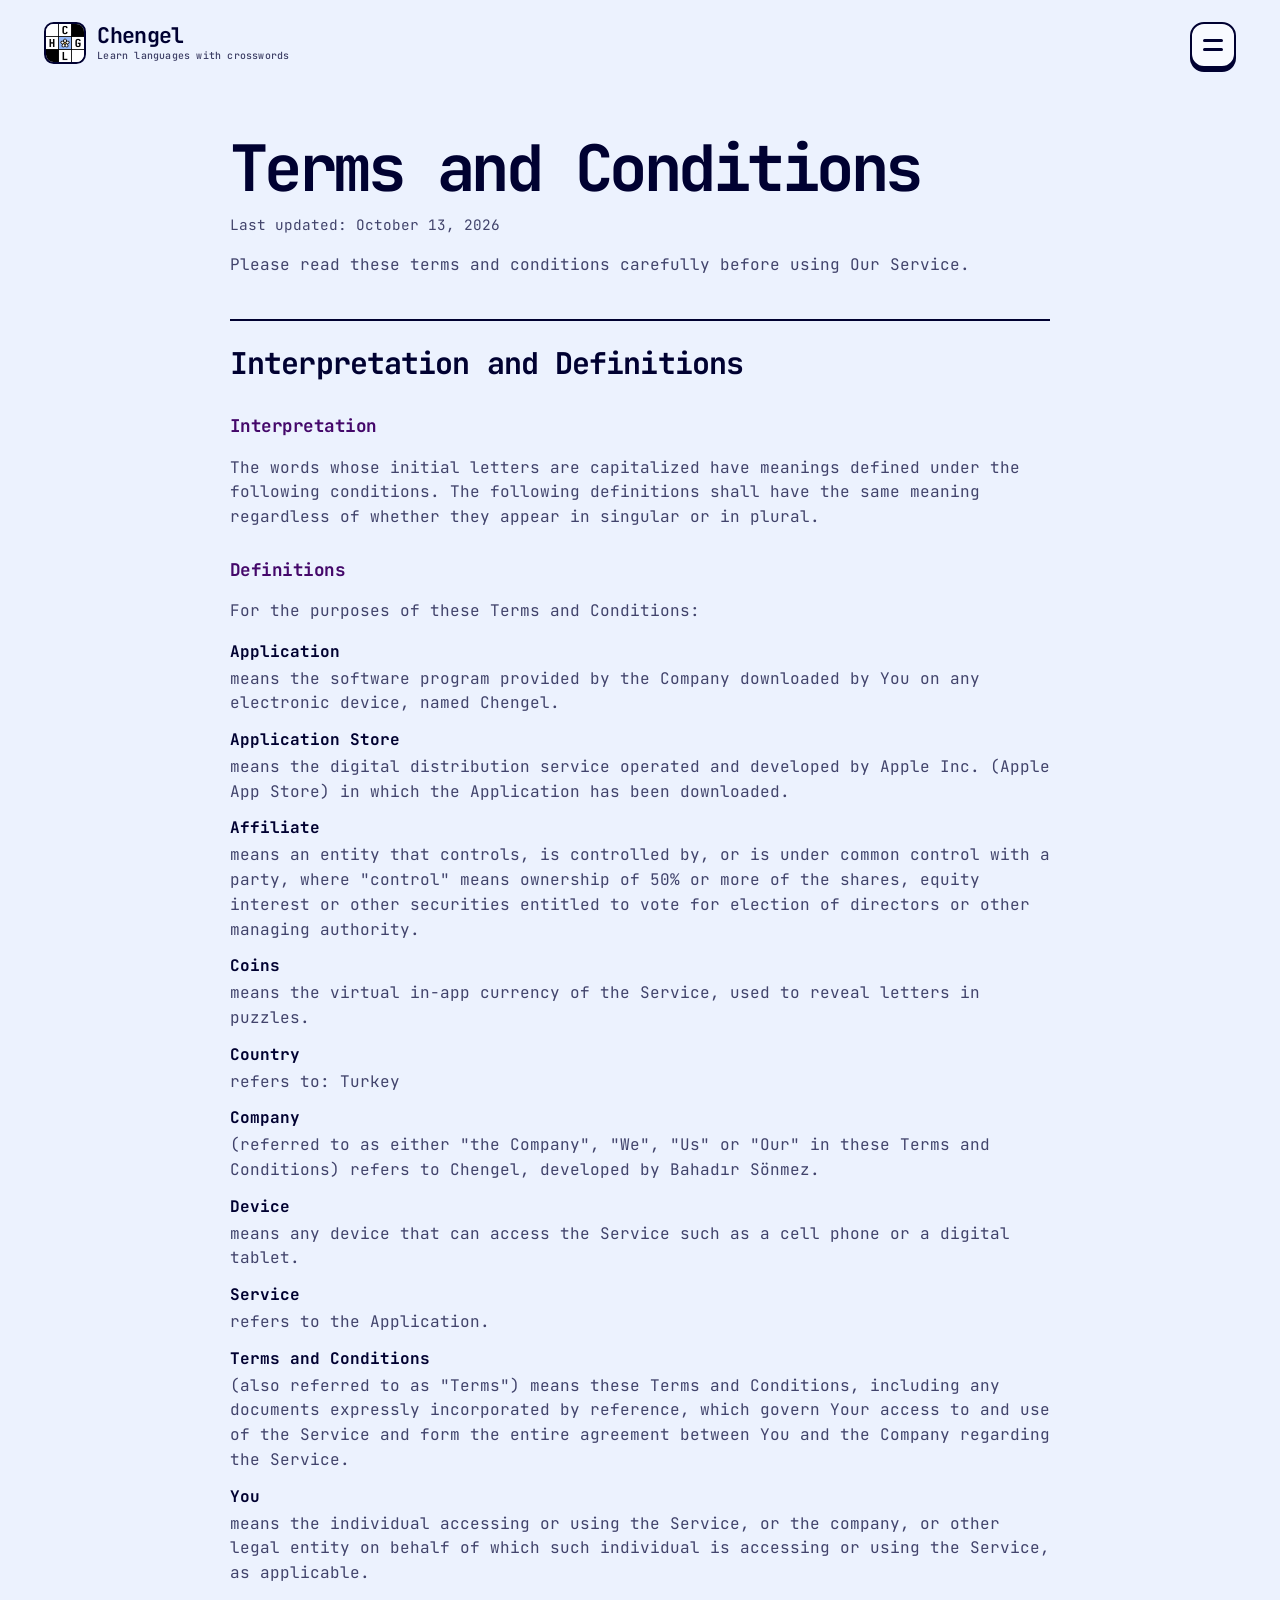
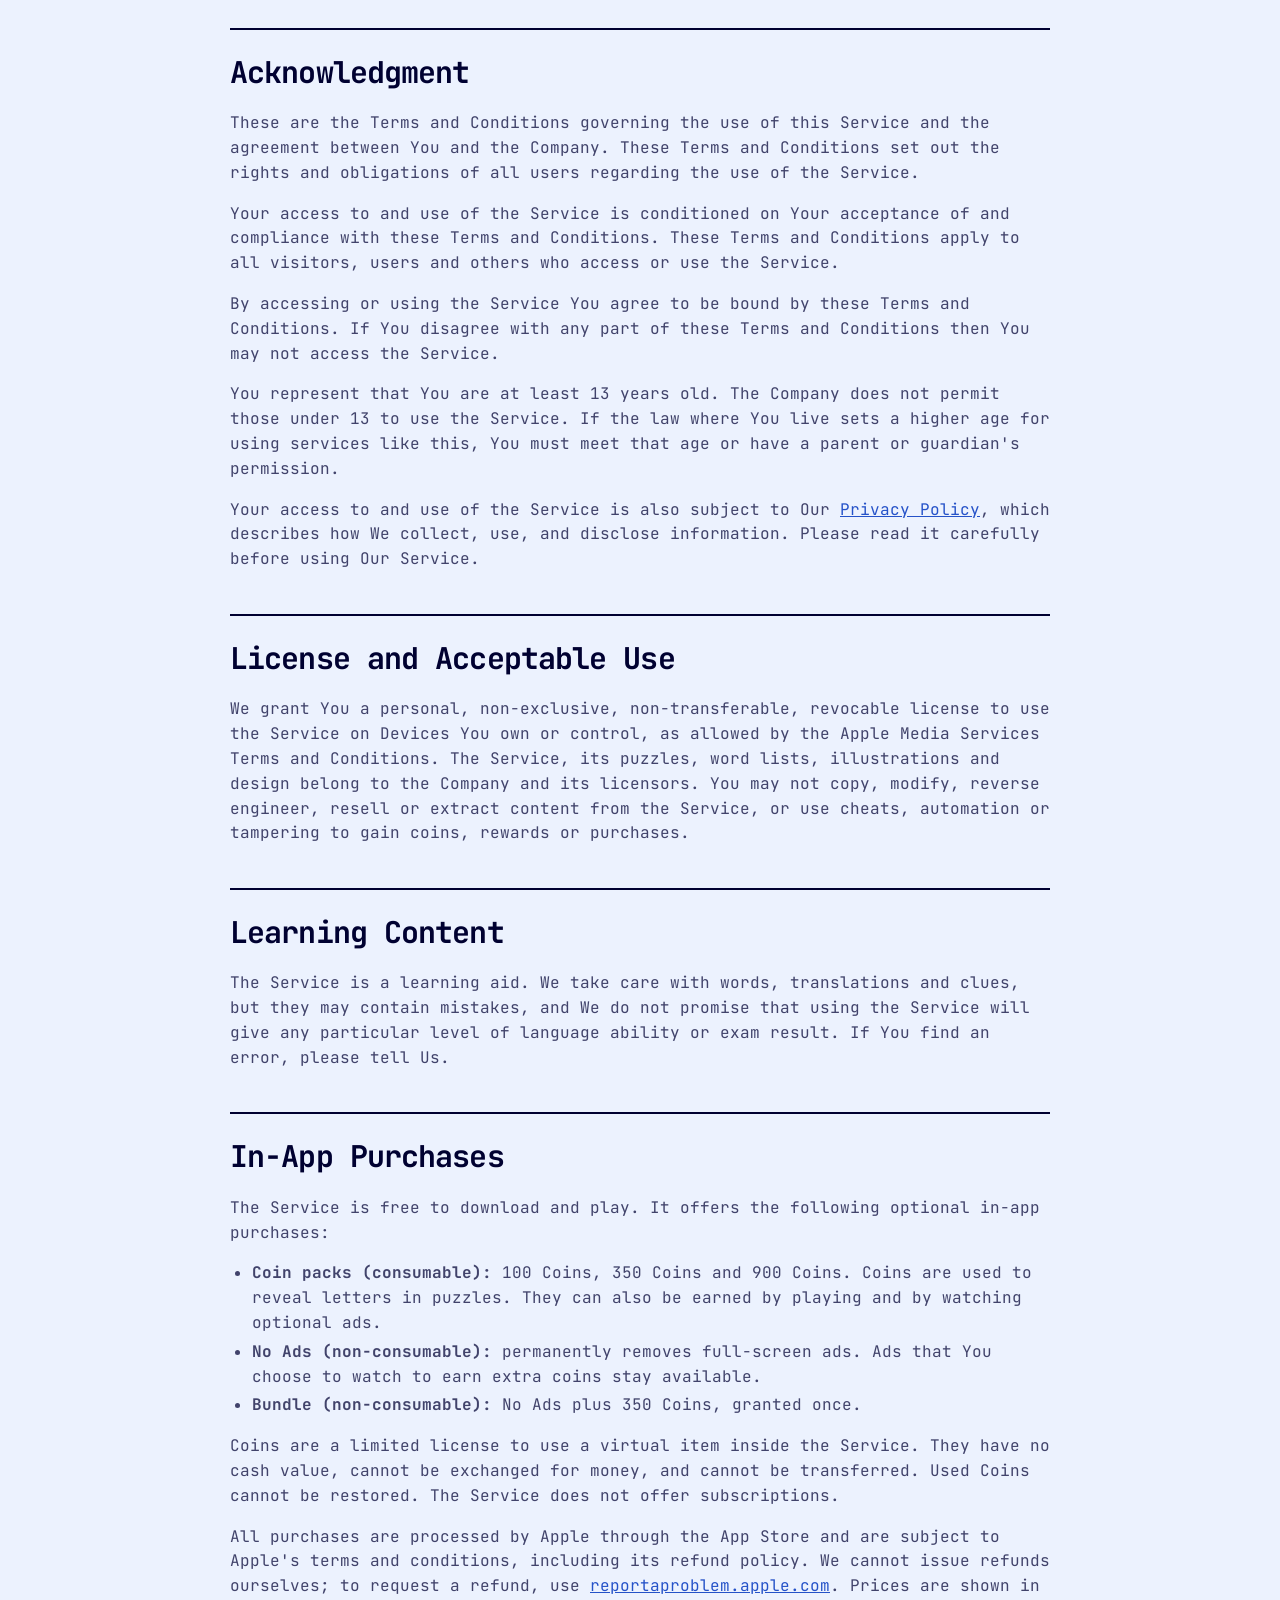
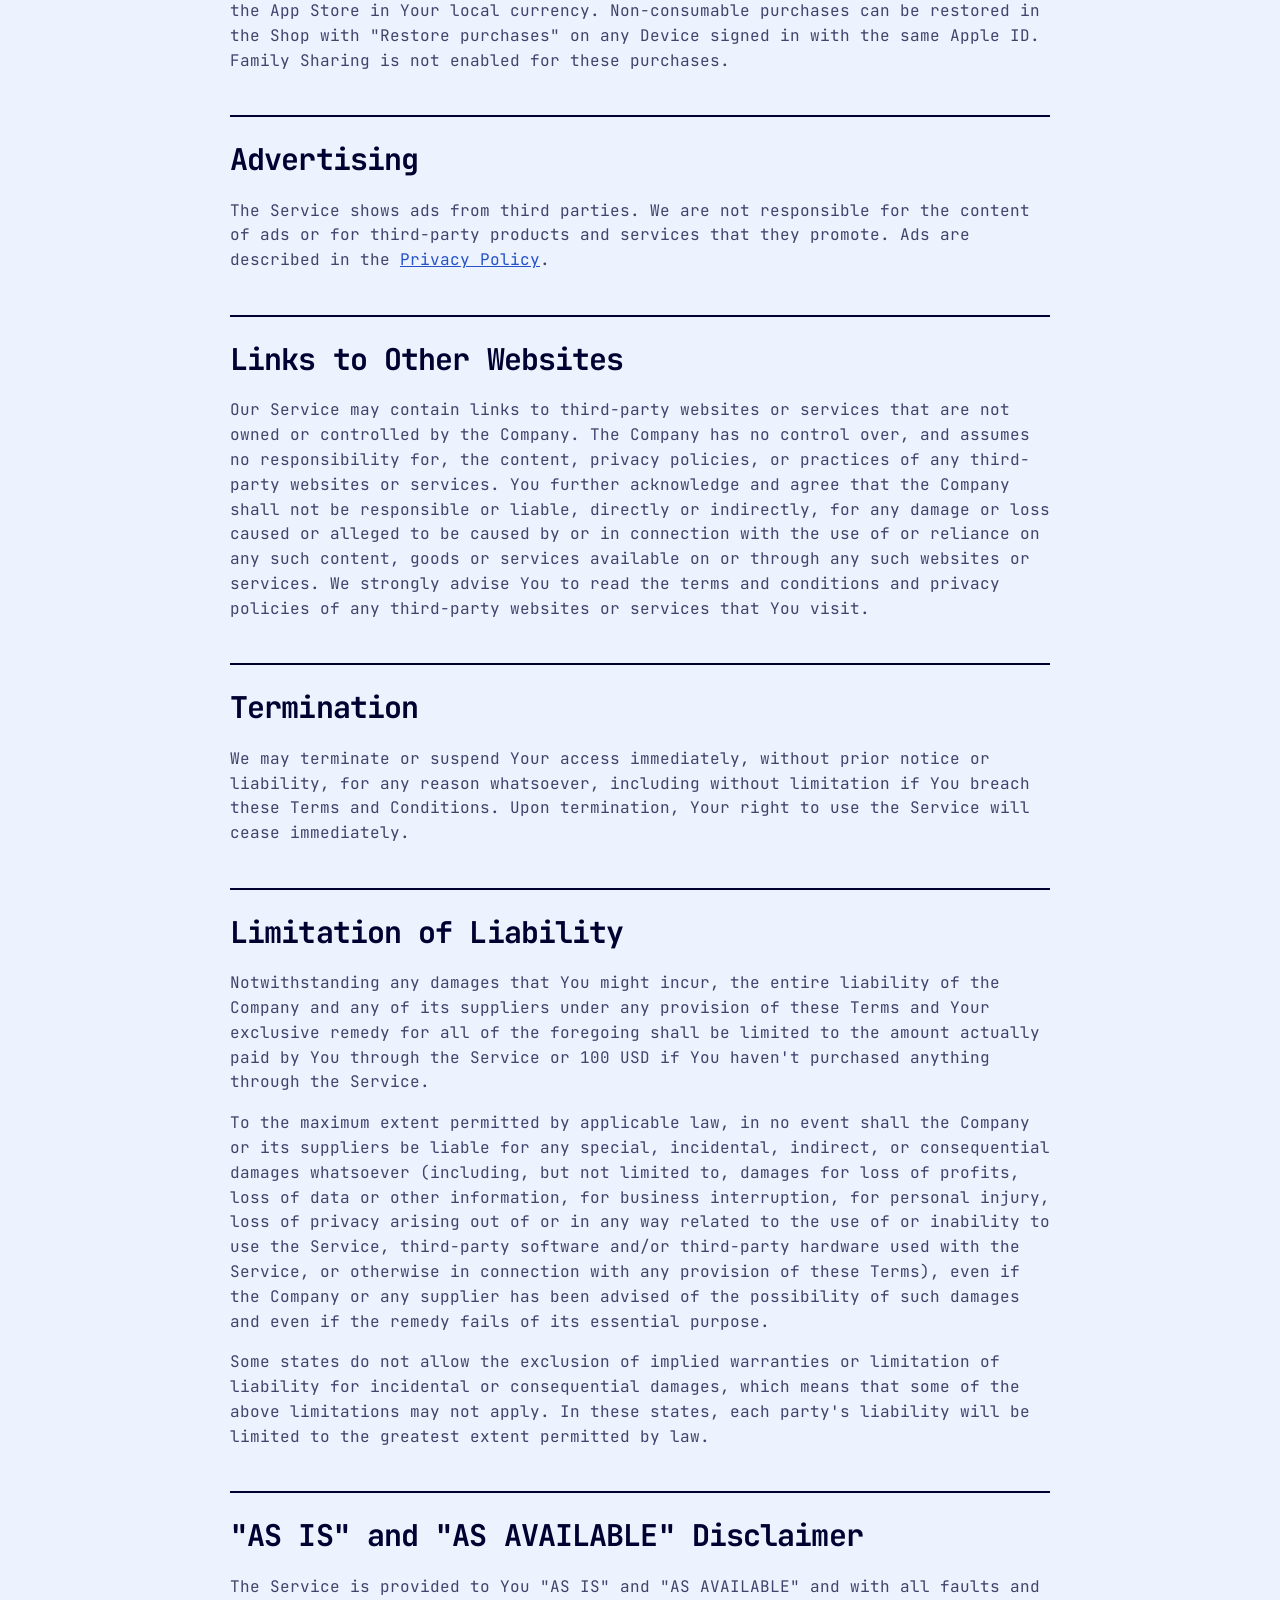
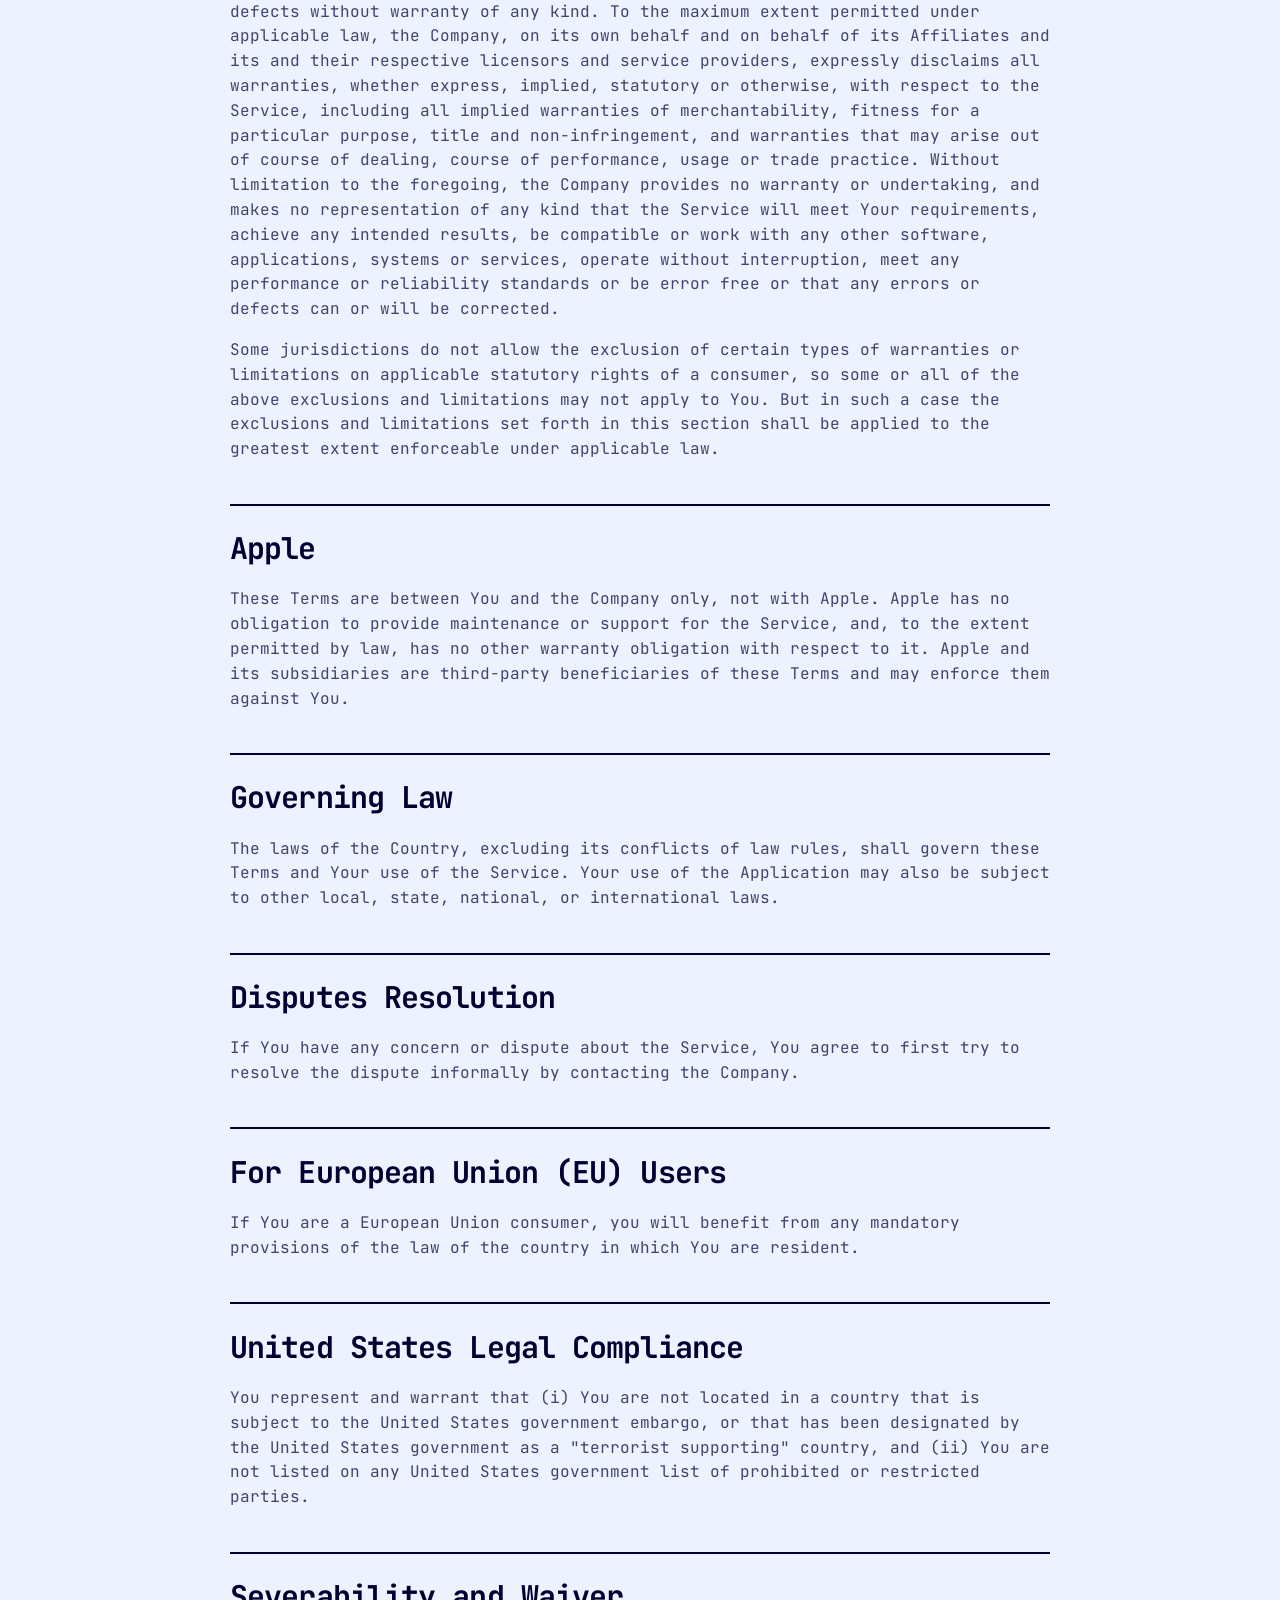
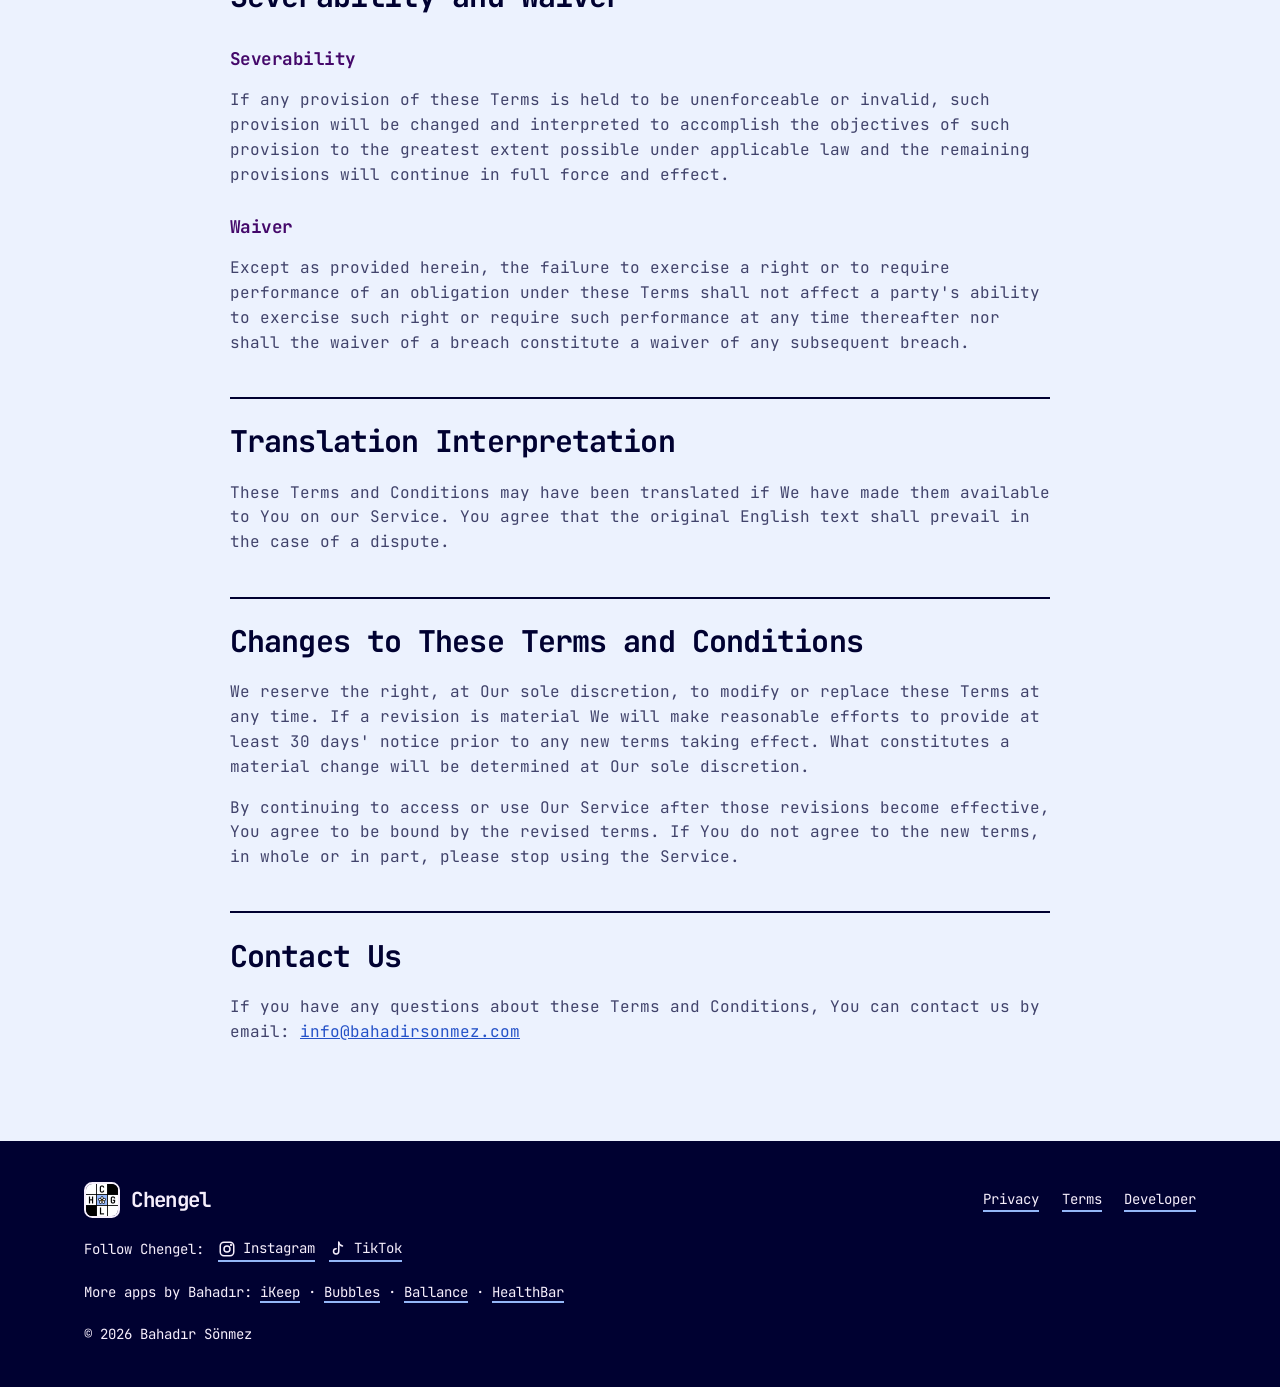
<file: terms.html>
<!doctype html>
<html lang="en">
<head>
  <meta charset="utf-8">
  <meta name="viewport" content="width=device-width,initial-scale=1">
  <title>Terms and Conditions &mdash; Chengel</title>
  <meta name="description" content="The terms that apply when you use Chengel, including coins, the No Ads purchase and the Bundle.">
  <meta name="robots" content="index,follow">
  <meta name="theme-color" content="#ecf2fe">
  <link rel="canonical" href="https://chengel.bahadirsonmez.com/terms.html">
  <link rel="icon" type="image/png" sizes="32x32" href="assets/favicon-32.png">
  <link rel="icon" type="image/png" sizes="16x16" href="assets/favicon-16.png">
  <link rel="stylesheet" href="styles.css">
</head>
<body>
  <a class="skip" href="#main">Skip to content</a>
  <header class="nav">
    <a class="brand" href="/">
      <img src="assets/chengel-icon.png" alt="" width="42" height="42">
      <span>Chengel<small>Learn languages with crosswords</small></span>
    </a>
    <button class="nav-toggle" type="button" aria-expanded="false" aria-controls="site-nav" data-nav-toggle><span class="sr-only">Toggle navigation</span><span></span><span></span></button>
    <nav id="site-nav" aria-label="Primary" data-nav>
      <a href="/">Chengel</a>
      <a href="/#faq">FAQ</a>
      <a href="/#support">Support</a>
      <a href="privacy.html">Privacy</a>
      <a href="terms.html">Terms</a>
    </nav>
  </header>

  <main class="page" id="main"><article class="prose">
    <h1>Terms and Conditions</h1>
    <p class="updated">Last updated: October 13, 2026</p>

    <p>Please read these terms and conditions carefully before using Our Service.</p>

    <h2>Interpretation and Definitions</h2>
    <h3>Interpretation</h3>
    <p>The words whose initial letters are capitalized have meanings defined under the following conditions. The following definitions shall have the same meaning regardless of whether they appear in singular or in plural.</p>
    <h3>Definitions</h3>
    <p>For the purposes of these Terms and Conditions:</p>
    <dl>
      <dt>Application</dt><dd>means the software program provided by the Company downloaded by You on any electronic device, named Chengel.</dd>
      <dt>Application Store</dt><dd>means the digital distribution service operated and developed by Apple Inc. (Apple App Store) in which the Application has been downloaded.</dd>
      <dt>Affiliate</dt><dd>means an entity that controls, is controlled by, or is under common control with a party, where "control" means ownership of 50% or more of the shares, equity interest or other securities entitled to vote for election of directors or other managing authority.</dd>
      <dt>Coins</dt><dd>means the virtual in-app currency of the Service, used to reveal letters in puzzles.</dd>
      <dt>Country</dt><dd>refers to: Turkey</dd>
      <dt>Company</dt><dd>(referred to as either "the Company", "We", "Us" or "Our" in these Terms and Conditions) refers to Chengel, developed by Bahadır Sönmez.</dd>
      <dt>Device</dt><dd>means any device that can access the Service such as a cell phone or a digital tablet.</dd>
      <dt>Service</dt><dd>refers to the Application.</dd>
      <dt>Terms and Conditions</dt><dd>(also referred to as "Terms") means these Terms and Conditions, including any documents expressly incorporated by reference, which govern Your access to and use of the Service and form the entire agreement between You and the Company regarding the Service.</dd>
      <dt>You</dt><dd>means the individual accessing or using the Service, or the company, or other legal entity on behalf of which such individual is accessing or using the Service, as applicable.</dd>
    </dl>

    <h2>Acknowledgment</h2>
    <p>These are the Terms and Conditions governing the use of this Service and the agreement between You and the Company. These Terms and Conditions set out the rights and obligations of all users regarding the use of the Service.</p>
    <p>Your access to and use of the Service is conditioned on Your acceptance of and compliance with these Terms and Conditions. These Terms and Conditions apply to all visitors, users and others who access or use the Service.</p>
    <p>By accessing or using the Service You agree to be bound by these Terms and Conditions. If You disagree with any part of these Terms and Conditions then You may not access the Service.</p>
    <p>You represent that You are at least 13 years old. The Company does not permit those under 13 to use the Service. If the law where You live sets a higher age for using services like this, You must meet that age or have a parent or guardian's permission.</p>
    <p>Your access to and use of the Service is also subject to Our <a href="privacy.html">Privacy Policy</a>, which describes how We collect, use, and disclose information. Please read it carefully before using Our Service.</p>

    <h2>License and Acceptable Use</h2>
    <p>We grant You a personal, non-exclusive, non-transferable, revocable license to use the Service on Devices You own or control, as allowed by the Apple Media Services Terms and Conditions. The Service, its puzzles, word lists, illustrations and design belong to the Company and its licensors. You may not copy, modify, reverse engineer, resell or extract content from the Service, or use cheats, automation or tampering to gain coins, rewards or purchases.</p>

    <h2>Learning Content</h2>
    <p>The Service is a learning aid. We take care with words, translations and clues, but they may contain mistakes, and We do not promise that using the Service will give any particular level of language ability or exam result. If You find an error, please tell Us.</p>

    <h2>In-App Purchases</h2>
    <p>The Service is free to download and play. It offers the following optional in-app purchases:</p>
    <ul>
      <li><strong>Coin packs (consumable):</strong> 100 Coins, 350 Coins and 900 Coins. Coins are used to reveal letters in puzzles. They can also be earned by playing and by watching optional ads.</li>
      <li><strong>No Ads (non-consumable):</strong> permanently removes full-screen ads. Ads that You choose to watch to earn extra coins stay available.</li>
      <li><strong>Bundle (non-consumable):</strong> No Ads plus 350 Coins, granted once.</li>
    </ul>
    <p>Coins are a limited license to use a virtual item inside the Service. They have no cash value, cannot be exchanged for money, and cannot be transferred. Used Coins cannot be restored. The Service does not offer subscriptions.</p>
    <p>All purchases are processed by Apple through the App Store and are subject to Apple's terms and conditions, including its refund policy. We cannot issue refunds ourselves; to request a refund, use <a href="https://reportaproblem.apple.com">reportaproblem.apple.com</a>. Prices are shown in the App Store in Your local currency. Non-consumable purchases can be restored in the Shop with "Restore purchases" on any Device signed in with the same Apple ID. Family Sharing is not enabled for these purchases.</p>

    <h2>Advertising</h2>
    <p>The Service shows ads from third parties. We are not responsible for the content of ads or for third-party products and services that they promote. Ads are described in the <a href="privacy.html">Privacy Policy</a>.</p>

    <h2>Links to Other Websites</h2>
    <p>Our Service may contain links to third-party websites or services that are not owned or controlled by the Company. The Company has no control over, and assumes no responsibility for, the content, privacy policies, or practices of any third-party websites or services. You further acknowledge and agree that the Company shall not be responsible or liable, directly or indirectly, for any damage or loss caused or alleged to be caused by or in connection with the use of or reliance on any such content, goods or services available on or through any such websites or services. We strongly advise You to read the terms and conditions and privacy policies of any third-party websites or services that You visit.</p>

    <h2>Termination</h2>
    <p>We may terminate or suspend Your access immediately, without prior notice or liability, for any reason whatsoever, including without limitation if You breach these Terms and Conditions. Upon termination, Your right to use the Service will cease immediately.</p>

    <h2>Limitation of Liability</h2>
    <p>Notwithstanding any damages that You might incur, the entire liability of the Company and any of its suppliers under any provision of these Terms and Your exclusive remedy for all of the foregoing shall be limited to the amount actually paid by You through the Service or 100 USD if You haven't purchased anything through the Service.</p>
    <p>To the maximum extent permitted by applicable law, in no event shall the Company or its suppliers be liable for any special, incidental, indirect, or consequential damages whatsoever (including, but not limited to, damages for loss of profits, loss of data or other information, for business interruption, for personal injury, loss of privacy arising out of or in any way related to the use of or inability to use the Service, third-party software and/or third-party hardware used with the Service, or otherwise in connection with any provision of these Terms), even if the Company or any supplier has been advised of the possibility of such damages and even if the remedy fails of its essential purpose.</p>
    <p>Some states do not allow the exclusion of implied warranties or limitation of liability for incidental or consequential damages, which means that some of the above limitations may not apply. In these states, each party's liability will be limited to the greatest extent permitted by law.</p>

    <h2>"AS IS" and "AS AVAILABLE" Disclaimer</h2>
    <p>The Service is provided to You "AS IS" and "AS AVAILABLE" and with all faults and defects without warranty of any kind. To the maximum extent permitted under applicable law, the Company, on its own behalf and on behalf of its Affiliates and its and their respective licensors and service providers, expressly disclaims all warranties, whether express, implied, statutory or otherwise, with respect to the Service, including all implied warranties of merchantability, fitness for a particular purpose, title and non-infringement, and warranties that may arise out of course of dealing, course of performance, usage or trade practice. Without limitation to the foregoing, the Company provides no warranty or undertaking, and makes no representation of any kind that the Service will meet Your requirements, achieve any intended results, be compatible or work with any other software, applications, systems or services, operate without interruption, meet any performance or reliability standards or be error free or that any errors or defects can or will be corrected.</p>
    <p>Some jurisdictions do not allow the exclusion of certain types of warranties or limitations on applicable statutory rights of a consumer, so some or all of the above exclusions and limitations may not apply to You. But in such a case the exclusions and limitations set forth in this section shall be applied to the greatest extent enforceable under applicable law.</p>

    <h2>Apple</h2>
    <p>These Terms are between You and the Company only, not with Apple. Apple has no obligation to provide maintenance or support for the Service, and, to the extent permitted by law, has no other warranty obligation with respect to it. Apple and its subsidiaries are third-party beneficiaries of these Terms and may enforce them against You.</p>

    <h2>Governing Law</h2>
    <p>The laws of the Country, excluding its conflicts of law rules, shall govern these Terms and Your use of the Service. Your use of the Application may also be subject to other local, state, national, or international laws.</p>

    <h2>Disputes Resolution</h2>
    <p>If You have any concern or dispute about the Service, You agree to first try to resolve the dispute informally by contacting the Company.</p>

    <h2>For European Union (EU) Users</h2>
    <p>If You are a European Union consumer, you will benefit from any mandatory provisions of the law of the country in which You are resident.</p>

    <h2>United States Legal Compliance</h2>
    <p>You represent and warrant that (i) You are not located in a country that is subject to the United States government embargo, or that has been designated by the United States government as a "terrorist supporting" country, and (ii) You are not listed on any United States government list of prohibited or restricted parties.</p>

    <h2>Severability and Waiver</h2>
    <h3>Severability</h3>
    <p>If any provision of these Terms is held to be unenforceable or invalid, such provision will be changed and interpreted to accomplish the objectives of such provision to the greatest extent possible under applicable law and the remaining provisions will continue in full force and effect.</p>
    <h3>Waiver</h3>
    <p>Except as provided herein, the failure to exercise a right or to require performance of an obligation under these Terms shall not affect a party's ability to exercise such right or require such performance at any time thereafter nor shall the waiver of a breach constitute a waiver of any subsequent breach.</p>

    <h2>Translation Interpretation</h2>
    <p>These Terms and Conditions may have been translated if We have made them available to You on our Service. You agree that the original English text shall prevail in the case of a dispute.</p>

    <h2>Changes to These Terms and Conditions</h2>
    <p>We reserve the right, at Our sole discretion, to modify or replace these Terms at any time. If a revision is material We will make reasonable efforts to provide at least 30 days' notice prior to any new terms taking effect. What constitutes a material change will be determined at Our sole discretion.</p>
    <p>By continuing to access or use Our Service after those revisions become effective, You agree to be bound by the revised terms. If You do not agree to the new terms, in whole or in part, please stop using the Service.</p>

    <h2>Contact Us</h2>
    <p>If you have any questions about these Terms and Conditions, You can contact us by email: <a href="mailto:info@bahadirsonmez.com">info@bahadirsonmez.com</a></p>
  </article></main>

  <footer>
    <a class="brand" href="/">
      <img src="assets/chengel-icon.png" alt="" width="36" height="36">
      <span>Chengel</span>
    </a>
    <div>
      <a href="privacy.html">Privacy</a>
      <a href="terms.html">Terms</a>
      <a href="https://bahadirsonmez.com">Developer</a>
    </div>
    <p class="follow">Follow Chengel: <a href="https://instagram.com/chengel.app" target="_blank" rel="noopener" aria-label="Chengel on Instagram (opens in a new tab)"><svg viewBox="0 0 24 24" width="18" height="18" fill="none" stroke="currentColor" stroke-width="2" stroke-linecap="round" stroke-linejoin="round" aria-hidden="true" focusable="false"><rect x="3" y="3" width="18" height="18" rx="5"/><circle cx="12" cy="12" r="4"/><circle cx="17.5" cy="6.5" r=".6" fill="currentColor"/></svg><span>Instagram</span></a> <a href="https://tiktok.com/@chengel.app" target="_blank" rel="noopener" aria-label="Chengel on TikTok (opens in a new tab)"><svg viewBox="0 0 24 24" width="18" height="18" fill="none" stroke="currentColor" stroke-width="2" stroke-linecap="round" stroke-linejoin="round" aria-hidden="true" focusable="false"><path d="M13 3v12a3.5 3.5 0 1 1-3.5-3.5"/><path d="M13 3c.4 2.6 2.4 4.6 5 5"/></svg><span>TikTok</span></a></p>
    <p class="more-apps">More apps by Bahadır: <a href="https://ikeep.bahadirsonmez.com/">iKeep</a> &middot; <a href="https://bubbles.bahadirsonmez.com/">Bubbles</a> &middot; <a href="https://ballance.bahadirsonmez.com/">Ballance</a> &middot; <a href="https://healthbar.bahadirsonmez.com/">HealthBar</a></p>
    <p>&copy; <span data-year>2026</span> Bahadır Sönmez</p>
  </footer>
  <script src="script.js" defer></script>
<!-- Cloudflare Web Analytics -->
<script type="module" src="https://static.cloudflareinsights.com/beacon.min.js" data-cf-beacon='{"token":"690d9a399c1b4b629d5d754743bf1937"}'>
</script>
<!-- End Cloudflare Web Analytics -->
</body>
</html>
</file>
<file: styles.css>
/* Chengel: the layout of the other app sites (fixed header with an overlay menu, hairline frames, pill buttons,
   scroll reveals) painted with the app's own palette (docs/chengel-design/tokens.json): paper blue, navy ink,
   the purple brand colour, meadow green and gold coins. JetBrains Mono everywhere; Yagmur Hand for the
   highlighted word, as in the App Store screenshots. No third-party requests. */
@font-face{font-family:"JBM";src:url(assets/fonts/JetBrainsMono-Regular.woff2) format("woff2");font-weight:400;font-display:swap}
@font-face{font-family:"JBM";src:url(assets/fonts/JetBrainsMono-Medium.woff2) format("woff2");font-weight:500;font-display:swap}
@font-face{font-family:"JBM";src:url(assets/fonts/JetBrainsMono-Bold.woff2) format("woff2");font-weight:700;font-display:swap}
@font-face{font-family:"Hand";src:url(assets/fonts/YagmurHand-Regular.woff2) format("woff2");font-display:swap}
:root{
  --paper:#ecf2fe;--raised:#f8faff;--sunken:#dde8fd;--wash:#cadbfc;--sky:#94b7f8;
  --ink:#000131;--muted:#41436b;--primary:#44086a;--purple-hi:#5a1388;--purple-lo:#2b0447;--on-primary:#f6effc;
  --written:#2552c8;--gold:#f4bd3f;--meadow:#cfe7c7;--meadow-hi:#e2f1dc;--meadow-lo:#b7d9ae;--leaf:#2f4a33;
  --mono:"JBM",ui-monospace,"SF Mono",Menlo,Consolas,monospace;--hand:"Hand","Bradley Hand","Segoe Print",cursive;
  --ease:cubic-bezier(.65,.05,.36,1);--bounce:cubic-bezier(.23,.82,.6,2);--t:.26s;
  --gutter:clamp(1.25rem,4vw,2.75rem);--max:1200px;
  --side:max(var(--gutter),calc((100vw - var(--max))/2 + var(--gutter)));
  --line:2px solid var(--ink);--lift:0 5px 0 var(--ink);
  color-scheme:light;
}
*{box-sizing:border-box}
html{scroll-behavior:smooth}
body{margin:0;background:var(--paper);color:var(--ink);font-family:var(--mono);font-size:16px;line-height:1.55;-webkit-font-smoothing:antialiased}
body.nav-locked{overflow:hidden}
a{color:inherit}
img{max-width:100%}
h1,h2,h3{font-weight:700;letter-spacing:-.03em;color:var(--ink);margin-top:0}
em{font-family:var(--hand);font-style:normal;font-weight:400;font-size:1.28em;line-height:1;letter-spacing:0;color:var(--primary)}
:focus-visible{outline:3px solid var(--written);outline-offset:3px}
.skip{position:fixed;top:-6rem;left:1rem;background:var(--gold);color:var(--ink);padding:.8rem 1rem;z-index:300;font-weight:700}
.skip:focus{top:1rem}
.sr-only{position:absolute;width:1px;height:1px;padding:0;margin:-1px;overflow:hidden;clip:rect(0,0,0,0);white-space:nowrap;border:0}

/* ---------- Header and overlay menu ---------- */
.nav{position:fixed;z-index:200;top:0;left:0;width:100%;height:100px;padding:22px var(--gutter) 0;display:flex;align-items:flex-start;justify-content:space-between;pointer-events:none;color:var(--ink);transition:color var(--t) var(--ease)}
.nav>*{pointer-events:auto}
.nav.scrolled:not(.nav-open){background:linear-gradient(var(--paper) 55%,rgba(236,242,254,0))}
.nav.on-dark:not(.nav-open){color:var(--on-primary);background:none}
.brand{display:flex;align-items:center;gap:.7rem;text-decoration:none;font-weight:700;font-size:1.35rem;line-height:1;letter-spacing:-.03em;transition:transform var(--t) var(--ease)}
.brand:hover{transform:scale(1.05) rotate(-1.5deg)}
.brand img{border-radius:23%;border:var(--line);transition:transform .5s var(--bounce)}
.brand:hover img{transform:rotate(-10deg) scale(1.1)}
.brand small{display:block;font-size:.62rem;font-weight:500;letter-spacing:.02em;margin-top:.3rem;opacity:.75}
.nav-toggle{position:relative;width:46px;height:46px;padding:0;border:0;background:none;cursor:pointer;z-index:2}
.nav-toggle:before{content:"";position:absolute;inset:0;border-radius:14px;background:var(--raised);border:var(--line);box-shadow:0 4px 0 var(--ink);transition:transform var(--t) var(--bounce)}
.nav-toggle:hover:before,.nav-toggle:focus-visible:before{transform:scale(1.12) rotate(-4deg)}
.nav-toggle span:not(.sr-only){position:absolute;left:13px;width:20px;height:2.5px;border-radius:2px;background:var(--ink);transform-origin:center;transition:transform .36s var(--ease)}
.nav-toggle span:nth-child(2){top:17px}.nav-toggle span:nth-child(3){top:26px}
.nav-toggle[aria-expanded=true] span:nth-child(2){transform:translateY(4.5px) rotate(45deg)}
.nav-toggle[aria-expanded=true] span:nth-child(3){transform:translateY(-4.5px) rotate(-45deg)}
.nav nav{position:fixed;inset:0;height:100vh;z-index:-1;background:var(--meadow);display:flex;flex-direction:column;justify-content:center;align-items:center;gap:.3rem;opacity:0;visibility:hidden;transform:scale(1.04);transition:opacity .3s var(--ease),transform .4s var(--ease),visibility 0s .4s}
.nav nav.open{opacity:1;visibility:visible;transform:none;transition-delay:0s}
.nav nav a{font-weight:700;font-size:clamp(2.2rem,7vw,4.6rem);line-height:1.08;letter-spacing:-.05em;text-decoration:none;color:var(--ink);opacity:0;transform:translateY(24px);transition:opacity .4s var(--ease),transform .5s var(--ease),color .2s}
.nav nav.open a{opacity:1;transform:none}
.nav nav.open a:nth-child(1){transition-delay:.08s}.nav nav.open a:nth-child(2){transition-delay:.13s}.nav nav.open a:nth-child(3){transition-delay:.18s}.nav nav.open a:nth-child(4){transition-delay:.23s}.nav nav.open a:nth-child(5){transition-delay:.28s}
.nav nav a:hover{color:var(--primary)}
.nav nav a.pill{margin-top:1.5rem;background:var(--primary);color:var(--on-primary);padding:.95rem 2rem;border-radius:30px;border:var(--line);box-shadow:var(--lift);font-weight:700;font-size:1rem;letter-spacing:0}
.nav nav a.pill:hover{color:var(--on-primary);background:var(--purple-hi)}

/* ---------- Hero ---------- */
.hero{position:relative;min-height:100svh;padding:8.5rem var(--side) 10rem;background:linear-gradient(180deg,#c9dafc 0%,#e4ecfd 62%,#d6ebcf 100%);display:grid;grid-template-columns:1.05fr .95fr;gap:3rem;align-items:center;overflow:hidden}
.hero-copy{position:relative;z-index:2}
.kicker{display:inline-block;margin:0 0 1.4rem;background:var(--gold);color:var(--ink);padding:.3rem .65rem;border:var(--line);border-radius:8px;font-size:.75rem;font-weight:700;letter-spacing:.07em;text-transform:uppercase}
h1{font-size:clamp(2.6rem,5.4vw,72px);line-height:1;letter-spacing:-.055em;margin-bottom:1.5rem}
h1 em{display:inline-block;font-size:1.12em;transform:rotate(-2deg)}
.nowrap{white-space:nowrap}
.lede{font-size:clamp(1.05rem,1.7vw,1.2rem);line-height:1.6;max-width:34rem;margin:0;color:var(--muted)}
.actions{display:flex;align-items:center;gap:1.5rem;flex-wrap:wrap;margin-top:2.2rem}
.store-badge{display:inline-flex;line-height:0;transition:transform var(--t) var(--bounce)}
.store-badge:hover{transform:scale(1.06)}
.store-badge img{width:180px;height:60px}
.button{display:inline-flex;align-items:center;gap:.6rem;background:var(--primary);color:var(--on-primary);border:var(--line);border-radius:30px;padding:.9rem 1.8rem;font-weight:700;text-decoration:none;box-shadow:var(--lift);transition:transform var(--t) var(--bounce),background-color var(--t)}
.button img{width:26px;height:26px;margin:-4px 0;padding:2px;background:var(--raised);border-radius:50%}
a.button:hover{transform:translateY(-2px) scale(1.04);background:var(--purple-hi)}
.button.soon{cursor:default}
.soft-link{font-weight:700;color:var(--written);text-decoration:none;border-bottom:2px solid var(--written);padding-bottom:2px;transition:color .2s,border-color .2s}
.soft-link:hover{color:var(--primary);border-color:var(--primary)}
.meta{font-size:.78rem;margin:1.6rem 0 0;color:var(--muted)}
.kickers{display:flex;flex-wrap:wrap;align-items:center;gap:.5rem;margin:0 0 1.4rem}
.kickers .kicker{margin:0}
.kicker-soft{background:transparent;color:var(--muted);border-style:dashed}
.hero-art{position:relative;z-index:1;min-height:720px;isolation:isolate}
.hero-art:before{content:"";position:absolute;inset:7% 4% 4% 12%;background:linear-gradient(165deg,var(--purple-hi),var(--primary) 45%,var(--purple-lo));border:var(--line);border-radius:28px;z-index:-1;transform:rotate(3deg);transition:transform .6s var(--ease)}
.hero-art:hover:before{transform:rotate(-1deg)}
.phone{position:absolute;width:min(68%,320px);height:auto;right:14%;top:2%;border:9px solid #0d0d16;border-radius:46px;background:var(--paper);box-shadow:0 30px 60px rgba(0,1,49,.3)}
.hero-demo{aspect-ratio:590/1282;object-fit:cover}
.cengo{position:absolute;width:34%;height:auto;left:-4%;bottom:2%;z-index:3;animation:bob 3.2s var(--ease) infinite alternate}
@keyframes bob{to{transform:translateY(-12px) rotate(-3deg)}}
.clue-card{position:absolute;z-index:4;left:-6%;top:12%;display:grid;gap:.7rem;background:var(--raised);border:var(--line);border-radius:16px;padding:1rem 1.1rem;box-shadow:var(--lift);animation:bob 4s var(--ease) infinite alternate-reverse}
.clue{display:inline-block;background:var(--wash);border-radius:8px;padding:.2rem .6rem;font-weight:700;font-size:1.05rem}
.clue b{color:var(--muted);font-weight:500}
.answer{display:flex;gap:.3rem}
.answer i,.float-tile{display:grid;place-items:center;width:38px;height:38px;background:var(--raised);border:var(--line);border-radius:8px;box-shadow:0 3px 0 var(--ink);font-family:var(--hand);font-style:normal;font-size:1.7rem;line-height:1;color:var(--written)}
.answer i{opacity:0;transform:translateY(-14px) scale(.6);animation:drop .45s var(--bounce) forwards}
.answer i:nth-child(1){animation-delay:1.1s}.answer i:nth-child(2){animation-delay:1.3s}.answer i:nth-child(3){animation-delay:1.5s}.answer i:nth-child(4){animation-delay:1.7s}.answer i:nth-child(5){animation-delay:1.9s}
@keyframes drop{to{opacity:1;transform:none}}
.float-tile{position:absolute;z-index:2;width:58px;height:58px;font-size:2.6rem;box-shadow:0 5px 0 var(--ink);animation:bob 5s var(--ease) infinite alternate}
.float-tile.t1{right:2%;top:6%;transform:rotate(10deg);animation-duration:4.4s}
.float-tile.t2{right:-2%;top:56%;animation-duration:5.2s;animation-direction:alternate-reverse}
.float-tile.t3{left:16%;top:58%;animation-duration:3.8s}
.hill{position:absolute;left:-10%;right:-10%;bottom:-54vw;height:62vw;max-height:none;background:var(--meadow);border-top:3px solid var(--ink);border-radius:50%;z-index:0;pointer-events:none}
.hill img{position:absolute;top:-58px;width:56px;height:auto;transform-origin:50% 100%;animation:sway 3.6s ease-in-out infinite alternate}
.hill img:nth-child(odd){animation-duration:4.4s;animation-direction:alternate-reverse}
.hill img:nth-child(2n){top:-46px;width:44px}
@keyframes sway{from{transform:rotate(-4deg)}to{transform:rotate(4deg)}}

/* hero load-in */
.js .hero-copy>*{opacity:0;transform:translateY(36px);animation:rise .9s var(--ease) forwards}
.js .hero-copy>:nth-child(1){animation-delay:.1s}.js .hero-copy>:nth-child(2){animation-delay:.22s}.js .hero-copy>:nth-child(3){animation-delay:.4s}.js .hero-copy>:nth-child(4){animation-delay:.55s}.js .hero-copy>:nth-child(5){animation-delay:.68s}
.js .hero-art{opacity:0;transform:translateY(40px);animation:rise 1s var(--ease) .35s forwards}
@keyframes rise{to{opacity:1;transform:none}}

/* ---------- Bands and sections ---------- */
.note{background:var(--gold);color:var(--ink);border-block:var(--line);padding:1.1rem var(--gutter);display:flex;justify-content:center;gap:1rem;text-align:center;font-weight:500}
.note strong{font-weight:700}
.section{padding:clamp(4rem,8vw,6rem) var(--side)}
.section-title{text-align:center;max-width:820px;margin:0 auto 3.5rem}
.section h2,.section-title h2{font-size:clamp(2rem,5vw,52px);line-height:1.05;letter-spacing:-.05em;margin-bottom:1.1rem}
.section-title .kicker{margin-bottom:1.2rem}
.section-title>p:last-child{font-size:1.1rem;line-height:1.6;color:var(--muted);max-width:560px;margin:0 auto}

.steps{display:grid;grid-template-columns:repeat(3,1fr);gap:24px}
.steps article{min-height:330px;padding:24px;display:flex;flex-direction:column;border:var(--line);border-radius:22px;box-shadow:0 6px 0 var(--ink);background:linear-gradient(165deg,var(--purple-hi),var(--primary));color:var(--on-primary);transition:transform .35s var(--bounce)}
.steps article:nth-child(2){background:var(--sky);color:var(--ink)}
.steps article:nth-child(3){background:var(--meadow);color:var(--ink)}
.steps article:hover{transform:translateY(-6px) rotate(-.8deg)}
.steps span{display:grid;place-items:center;width:56px;height:56px;border-radius:12px;background:var(--raised);color:var(--written);border:var(--line);box-shadow:0 4px 0 var(--ink);font-family:var(--hand);font-size:2rem;line-height:1}
.steps h3{font-size:clamp(1.5rem,2.6vw,28px);line-height:1.12;color:inherit;margin:auto 0 .6rem}
.steps p{margin:0;font-size:.95rem}

.watch{background:linear-gradient(165deg,var(--purple-hi) 0%,var(--primary) 45%,var(--purple-lo) 100%);border-block:var(--line)}
.watch h2,.watch .section-title>p:last-child{color:var(--on-primary)}
.watch em{color:var(--gold)}
.watch .section-title>p:last-child{opacity:.85}
.promo{margin:0 auto;max-width:1000px;border:var(--line);border-radius:22px;background:var(--raised);padding:12px;box-shadow:0 8px 0 var(--ink)}
.promo video{display:block;width:100%;height:auto;aspect-ratio:16/9;background:var(--paper);border:var(--line);border-radius:12px}

.gallery{background:var(--raised);border-bottom:var(--line);overflow:hidden}
.gallery em{color:var(--written)}
.carousel{width:100vw;margin-left:calc(50% - 50vw);overflow-x:auto;overscroll-behavior-inline:contain;scrollbar-width:none;cursor:grab;touch-action:pan-x pan-y pinch-zoom;padding:1rem var(--side) 1.5rem}
.carousel::-webkit-scrollbar{display:none}
.carousel:active{cursor:grabbing}
.carousel:focus-visible{outline:3px solid var(--written);outline-offset:-5px}
.carousel-track{display:flex;width:max-content;gap:24px}
.carousel figure{flex:none;width:clamp(190px,23vw,290px);margin:0}
.carousel img{display:block;width:100%;height:auto;border:var(--line);border-radius:18px;-webkit-user-drag:none;user-select:none}

.features{background:var(--meadow-hi);border-bottom:var(--line)}
.features em{color:var(--leaf)}
.feature-grid{display:grid;grid-template-columns:repeat(3,1fr);gap:20px}
.feature-grid article{background:var(--raised);border:var(--line);border-radius:18px;padding:1.4rem;box-shadow:0 5px 0 var(--ink);transition:transform .35s var(--bounce)}
.feature-grid article:hover{transform:translateY(-4px) rotate(.6deg)}
.feature-grid img{display:block;width:64px;height:64px}
.feature-grid h3{font-size:1.2rem;margin:.8rem 0 .4rem;letter-spacing:-.02em}
.feature-grid p{margin:0;font-size:.95rem;color:var(--muted)}

.faq{max-width:860px;margin:0 auto}
.faq h2{font-size:clamp(2rem,5vw,52px);letter-spacing:-.05em}
.faq details{border-top:var(--line);padding:1.1rem 0;transition:padding-left var(--t) var(--ease)}
.faq details:last-of-type{border-bottom:var(--line)}
.faq details[open]{padding-left:.8rem}
.faq summary{cursor:pointer;font-weight:700;font-size:1.15rem;letter-spacing:-.02em}
.faq summary::marker{color:var(--primary)}
.faq details p{color:var(--muted);margin:.6rem 0 0}
.faq a{color:var(--written)}

.support{text-align:center;display:flex;flex-direction:column;align-items:center;gap:1.6rem;background:var(--sunken);border-top:var(--line);padding-top:clamp(4rem,8vw,6rem)}
.support>div{max-width:740px}
.support h2{font-size:clamp(2.6rem,7vw,80px);line-height:1;letter-spacing:-.055em;margin-bottom:1rem}
.support p{font-size:1.1rem;color:var(--muted)}
.support .kicker{margin-bottom:1.2rem}
.support .button{font-size:1.1rem}
.support .support-follow{margin-top:-.8rem;font-size:1rem}
.support-cengo{width:160px;height:auto;animation:bob 3s var(--ease) infinite alternate}

footer{background:var(--ink);color:var(--on-primary);padding:2.6rem var(--side);display:grid;grid-template-columns:1fr auto;align-items:center;gap:1.25rem 2rem;font-size:.875rem}
footer .brand{color:var(--on-primary);font-size:1.3rem;border:0}
footer .brand img{border-color:var(--on-primary)}
footer>div{display:flex;gap:1.4rem;flex-wrap:wrap}
footer a{text-decoration:none;border-bottom:2px solid var(--sky);transition:color .2s}
footer a:hover{color:var(--gold)}
footer p{margin:0}
.follow{grid-column:1/-1;display:flex;flex-wrap:wrap;align-items:center;gap:.5rem .9rem}
.follow a{display:inline-flex;align-items:center;gap:.4rem}
.follow svg{flex:none}
.more-apps{grid-column:1/-1}

/* ---------- Legal pages and 404 ---------- */
.page{padding:8.5rem var(--side) 5rem;min-height:70vh}
.prose{max-width:820px;margin:0 auto}
.prose h1{font-size:clamp(2.4rem,6vw,64px);margin-bottom:.6rem}
.prose h2{font-size:clamp(1.5rem,3.4vw,30px);letter-spacing:-.03em;margin:2.6rem 0 .6rem;padding-top:1.2rem;border-top:var(--line)}
.prose h3{font-size:1.1rem;margin:1.6rem 0 .4rem;color:var(--primary)}
.prose p,.prose li,.prose dd{color:var(--muted)}
.prose a{color:var(--written);overflow-wrap:anywhere}
.prose ul{padding-left:22px}
.prose li{margin:4px 0}
.prose .updated{font-size:.9rem}
.prose dt{font-weight:700;margin-top:12px}
.prose dd{margin:2px 0 0}
.lost{text-align:center}
.lost img{display:block;width:200px;height:auto;margin:0 auto 1rem}

/* ---------- Scroll reveal ---------- */
.js [data-reveal]{opacity:0;transform:translateY(24px);transition:opacity .5s var(--ease),transform .5s var(--ease);transition-delay:var(--d,0s)}
.js [data-reveal].in{opacity:1;transform:none}

@media(max-width:860px){
  .hero{grid-template-columns:1fr;padding-top:8rem;gap:2rem;min-height:auto;padding-bottom:8rem}
  .hero-art{min-height:640px}
  .phone{right:12%}
  .steps,.feature-grid{grid-template-columns:1fr}
  .steps article{min-height:250px}
  footer{grid-template-columns:1fr}
}
@media(min-width:861px) and (max-width:1080px){.feature-grid{grid-template-columns:repeat(2,1fr)}}
@media(max-width:460px){
  .hero-art{min-height:560px}
  .phone{width:66%;right:6%}
  .cengo{width:40%;left:-2%}
  .clue-card{left:-2%;top:4%;padding:.8rem}
  .answer i{width:32px;height:32px;font-size:1.4rem}
  .float-tile.t3{display:none}
  .note{flex-direction:column;gap:.2rem}
  .hill img{width:40px;top:-42px}
}
@media(prefers-reduced-motion:reduce){
  html{scroll-behavior:auto}
  *,*:before,*:after{animation:none!important;transition:none!important}
  .js .hero-copy>*,.js .hero-art,.js [data-reveal],.answer i{opacity:1;transform:none}
}
</file>
